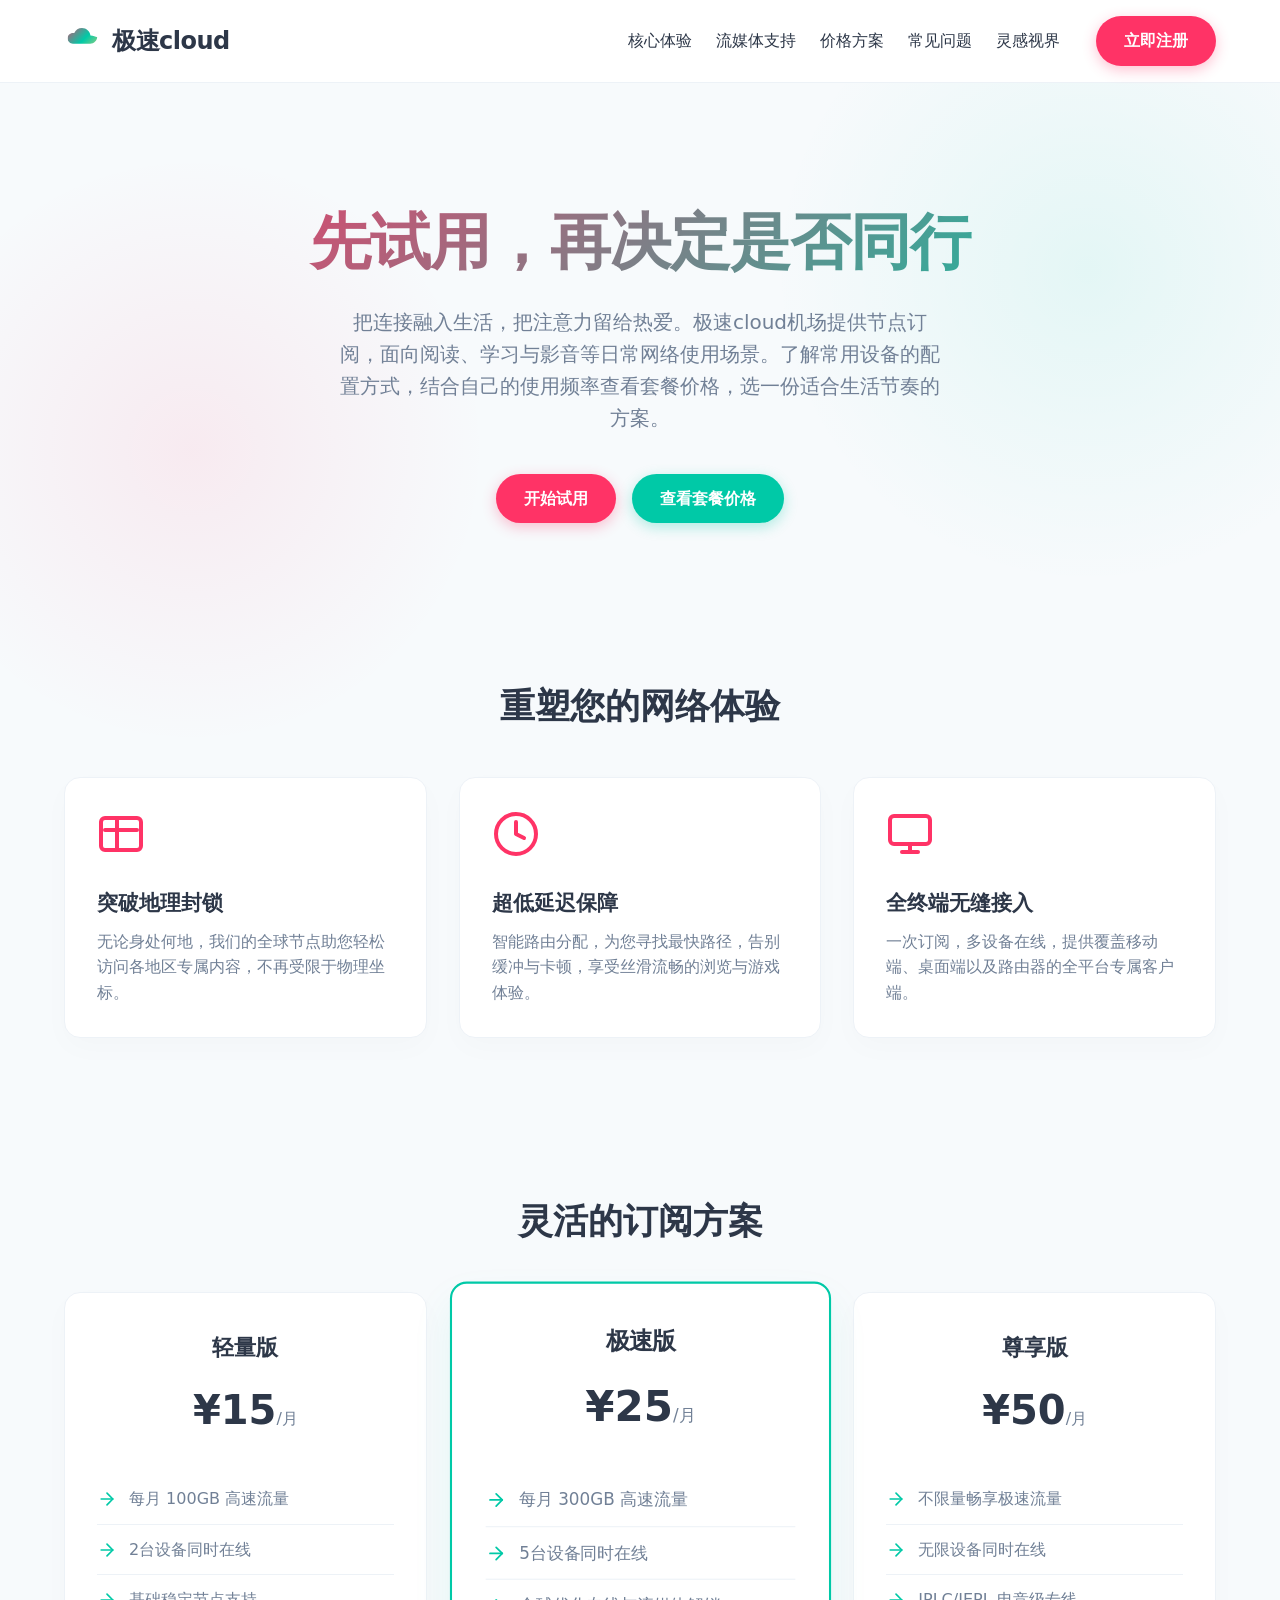
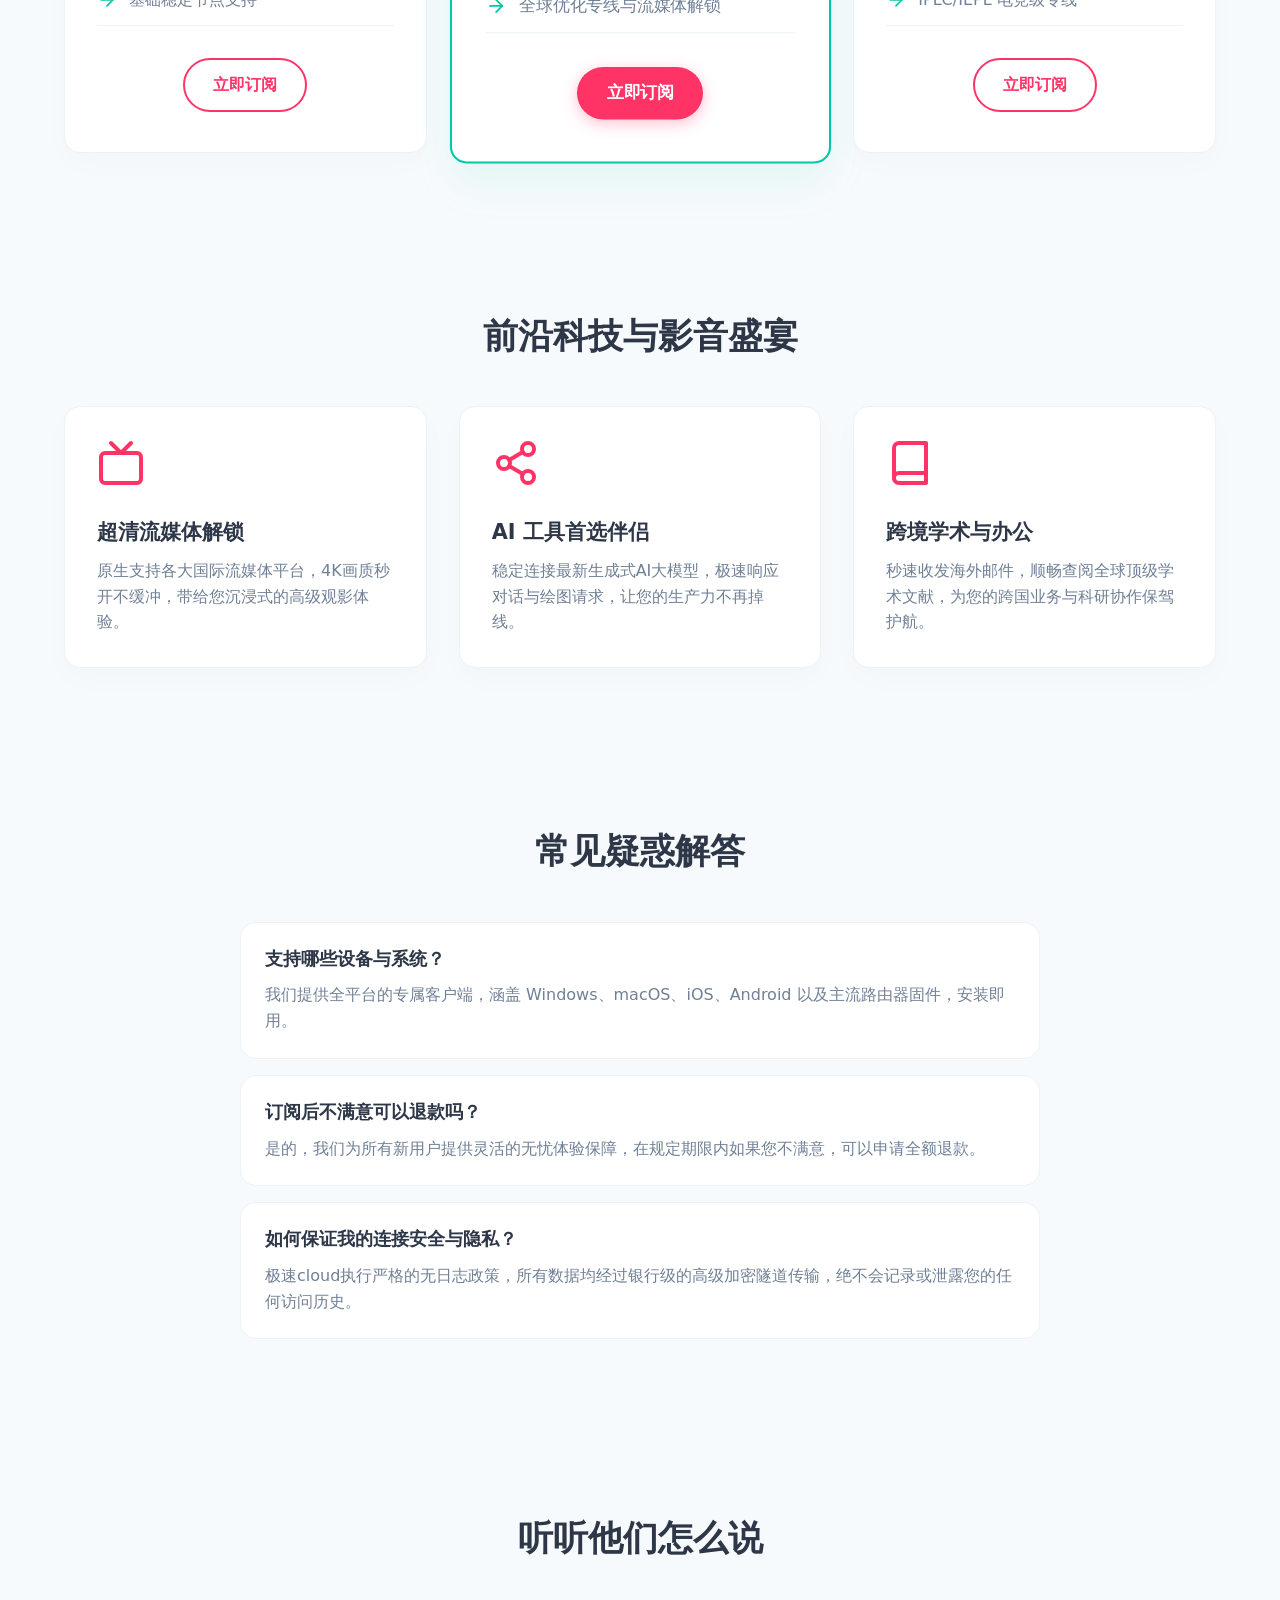
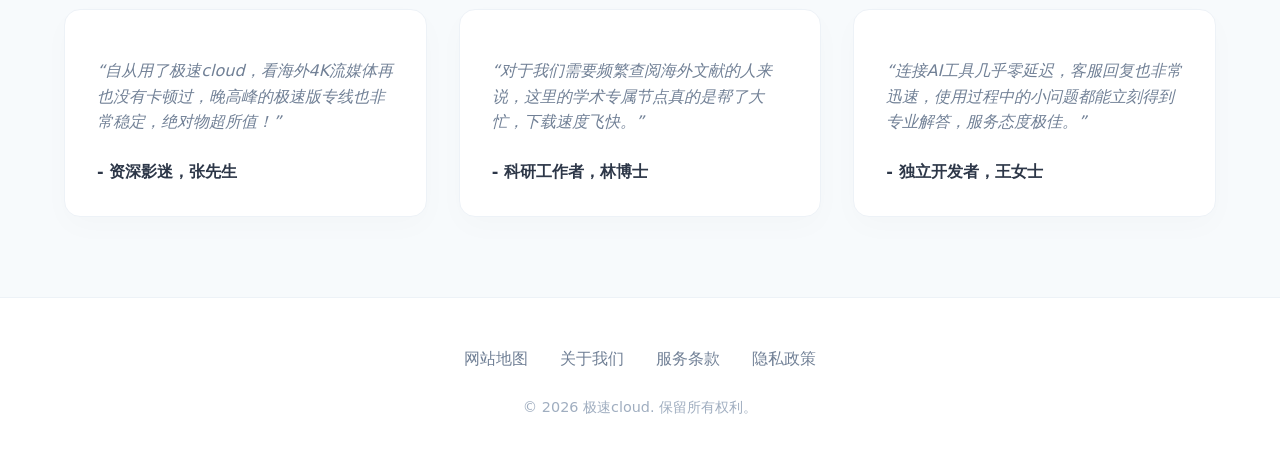
<file: index.html>
<!DOCTYPE html>

<html lang="zh-CN">
<head>
<meta charset="utf-8"/>
<meta content="width=device-width, initial-scale=1.0" name="viewport"/>
<title>极速cloud机场｜阅读影音、日常连接与使用指南</title>
<link href="style.css" rel="stylesheet"/>
<meta content="把连接融入生活，把注意力留给热爱。极速cloud机场提供节点订阅，面向阅读、学习与影音等日常网络使用场景。了解常用设备的配置方式，结合自己的使用频率查看套餐价格，选一份适合生活节奏的方案。" name="description"/>
<meta content="极速cloud, 机场推荐, 免费试用, pip源, 手机流量, 公共设备安全, 线上面试" name="keywords"/>
<meta content="极速cloud机场｜阅读影音、日常连接与使用指南" property="og:title"/>
<meta content="把连接融入生活，把注意力留给热爱。极速cloud机场提供节点订阅，面向阅读、学习与影音等日常网络使用场景。了解常用设备的配置方式，结合自己的使用频率查看套餐价格，选一份适合生活节奏的方案。" property="og:description"/>
<meta content="website" property="og:type"/>
<meta content="https://jisicloudyun.lol/logo.png" property="og:image"/>
<script type="application/ld+json">
    {
      "@context": "https://schema.org/",
      "@type": "Product",
      "name": "极速cloud",
      "description": "一键跨越网络边界！极速cloud专为流媒体与跨境冲浪打造，提供全天候稳定的网络加速与网页极速秒开体验。无论刷剧还是跨国办公，这都是你不容错过的宝藏机场推荐。",
      "brand": {
        "@type": "Brand",
        "name": "极速cloud"
      }
    }
    </script>
<style id="swc-mobile-layout-fix">@media(max-width:768px){.btn-primary,.btn-secondary{box-sizing:border-box;max-width:100%;}}</style></head>
<body>
<header>
<a class="logo" href="index.html">
<svg height="36" viewbox="0 0 100 100" width="36">
<defs>
<lineargradient id="cloudGrad" x1="0%" x2="100%" y1="0%" y2="100%">
<stop offset="0%" stop-color="#FF3366"></stop>
<stop offset="50%" stop-color="#00C9A7"></stop>
<stop offset="100%" stop-color="#FFD166"></stop>
</lineargradient>
<clippath id="cloudClip">
<path d="M73.5,35c-1.5-12-11.5-21-23.5-21c-9.5,0-18,5.5-21.5,14c-1-0.5-2-0.5-3.5-0.5c-8.5,0-15,6.5-15,15c0,8.5,6.5,15,15,15h47.5c11,0,20-9,20-20C92.5,42.5,84,35,73.5,35z"></path>
</clippath>
</defs>
<rect clip-path="url(#cloudClip)" fill="url(#cloudGrad)" height="100" width="100"></rect>
</svg>
<span>极速cloud</span>
</a>
<nav>
<a class="nav-link" href="index.html#features">核心体验</a>
<a class="nav-link" href="index.html#streaming">流媒体支持</a>
<a class="nav-link" href="index.html#pricing">价格方案</a>
<a class="nav-link" href="index.html#faq">常见问题</a>
<a class="nav-link" href="news.html">灵感视界</a>
</nav>
<a class="btn-primary header-cta" href="https://ww012.twilightaff.com/#/?code=A56DH1Af" rel="nofollow" target="_blank">立即注册</a>
</header>
<main>
<!-- 1. Hero -->
<section class="hero">
<h1>先试用，再决定是否同行</h1>
<p>把连接融入生活，把注意力留给热爱。极速cloud机场提供节点订阅，面向阅读、学习与影音等日常网络使用场景。了解常用设备的配置方式，结合自己的使用频率查看套餐价格，选一份适合生活节奏的方案。</p>
<div class="hero-actions">
<a class="btn-primary" href="https://ww012.twilightaff.com/#/?code=A56DH1Af" rel="nofollow" target="_blank">开始试用</a>
<a class="btn-secondary" href="#pricing">查看套餐价格</a>
</div>
</section>
<!-- 2. Core advantages -->
<section class="features" id="features">
<h2>重塑您的网络体验</h2>
<div class="card-grid">
<div class="card">
<svg class="icon" fill="none" stroke="currentColor" stroke-linecap="round" stroke-linejoin="round" stroke-width="2" viewbox="0 0 24 24"><path d="M4 4h16c1.1 0 2 .9 2 2v12c0 1.1-.9 2-2 2H4c-1.1 0-2-.9-2-2V6c0-1.1.9-2 2-2z"></path><path d="M4 10h16"></path><path d="M10 4v16"></path></svg>
<h3>突破地理封锁</h3>
<p>无论身处何地，我们的全球节点助您轻松访问各地区专属内容，不再受限于物理坐标。</p>
</div>
<div class="card">
<svg class="icon" fill="none" stroke="currentColor" stroke-linecap="round" stroke-linejoin="round" stroke-width="2" viewbox="0 0 24 24"><circle cx="12" cy="12" r="10"></circle><polyline points="12 6 12 12 16 14"></polyline></svg>
<h3>超低延迟保障</h3>
<p>智能路由分配，为您寻找最快路径，告别缓冲与卡顿，享受丝滑流畅的浏览与游戏体验。</p>
</div>
<div class="card">
<svg class="icon" fill="none" stroke="currentColor" stroke-linecap="round" stroke-linejoin="round" stroke-width="2" viewbox="0 0 24 24"><rect height="14" rx="2" ry="2" width="20" x="2" y="3"></rect><line x1="8" x2="16" y1="21" y2="21"></line><line x1="12" x2="12" y1="17" y2="21"></line></svg>
<h3>全终端无缝接入</h3>
<p>一次订阅，多设备在线，提供覆盖移动端、桌面端以及路由器的全平台专属客户端。</p>
</div>
</div>
</section>
<!-- 3. Pricing table -->
<section class="pricing" id="pricing">
<h2>灵活的订阅方案</h2>
<div class="pricing-grid">
<div class="pricing-card">
<h3>轻量版</h3>
<div class="price">¥15<span>/月</span></div>
<ul>
<li><svg class="list-icon" fill="none" stroke="currentColor" stroke-linecap="round" stroke-linejoin="round" stroke-width="2" viewbox="0 0 24 24"><line x1="5" x2="19" y1="12" y2="12"></line><polyline points="12 5 19 12 12 19"></polyline></svg> 每月 100GB 高速流量</li>
<li><svg class="list-icon" fill="none" stroke="currentColor" stroke-linecap="round" stroke-linejoin="round" stroke-width="2" viewbox="0 0 24 24"><line x1="5" x2="19" y1="12" y2="12"></line><polyline points="12 5 19 12 12 19"></polyline></svg> 2台设备同时在线</li>
<li><svg class="list-icon" fill="none" stroke="currentColor" stroke-linecap="round" stroke-linejoin="round" stroke-width="2" viewbox="0 0 24 24"><line x1="5" x2="19" y1="12" y2="12"></line><polyline points="12 5 19 12 12 19"></polyline></svg> 基础稳定节点支持</li>
</ul>
<a class="btn-outline" href="https://ww012.twilightaff.com/#/?code=A56DH1Af" rel="nofollow" target="_blank">立即订阅</a>
</div>
<div class="pricing-card featured">
<h3>极速版</h3>
<div class="price">¥25<span>/月</span></div>
<ul>
<li><svg class="list-icon" fill="none" stroke="currentColor" stroke-linecap="round" stroke-linejoin="round" stroke-width="2" viewbox="0 0 24 24"><line x1="5" x2="19" y1="12" y2="12"></line><polyline points="12 5 19 12 12 19"></polyline></svg> 每月 300GB 高速流量</li>
<li><svg class="list-icon" fill="none" stroke="currentColor" stroke-linecap="round" stroke-linejoin="round" stroke-width="2" viewbox="0 0 24 24"><line x1="5" x2="19" y1="12" y2="12"></line><polyline points="12 5 19 12 12 19"></polyline></svg> 5台设备同时在线</li>
<li><svg class="list-icon" fill="none" stroke="currentColor" stroke-linecap="round" stroke-linejoin="round" stroke-width="2" viewbox="0 0 24 24"><line x1="5" x2="19" y1="12" y2="12"></line><polyline points="12 5 19 12 12 19"></polyline></svg> 全球优化专线与流媒体解锁</li>
</ul>
<a class="btn-primary" href="https://ww012.twilightaff.com/#/?code=A56DH1Af" rel="nofollow" target="_blank">立即订阅</a>
</div>
<div class="pricing-card">
<h3>尊享版</h3>
<div class="price">¥50<span>/月</span></div>
<ul>
<li><svg class="list-icon" fill="none" stroke="currentColor" stroke-linecap="round" stroke-linejoin="round" stroke-width="2" viewbox="0 0 24 24"><line x1="5" x2="19" y1="12" y2="12"></line><polyline points="12 5 19 12 12 19"></polyline></svg> 不限量畅享极速流量</li>
<li><svg class="list-icon" fill="none" stroke="currentColor" stroke-linecap="round" stroke-linejoin="round" stroke-width="2" viewbox="0 0 24 24"><line x1="5" x2="19" y1="12" y2="12"></line><polyline points="12 5 19 12 12 19"></polyline></svg> 无限设备同时在线</li>
<li><svg class="list-icon" fill="none" stroke="currentColor" stroke-linecap="round" stroke-linejoin="round" stroke-width="2" viewbox="0 0 24 24"><line x1="5" x2="19" y1="12" y2="12"></line><polyline points="12 5 19 12 12 19"></polyline></svg> IPLC/IEPL 电竞级专线</li>
</ul>
<a class="btn-outline" href="https://ww012.twilightaff.com/#/?code=A56DH1Af" rel="nofollow" target="_blank">立即订阅</a>
</div>
</div>
</section>
<!-- 4. Streaming & AI support -->
<section class="support-ecosystem" id="streaming">
<h2>前沿科技与影音盛宴</h2>
<div class="card-grid">
<div class="card">
<svg class="icon" fill="none" stroke="currentColor" stroke-linecap="round" stroke-linejoin="round" stroke-width="2" viewbox="0 0 24 24"><rect height="15" rx="2" ry="2" width="20" x="2" y="7"></rect><polyline points="17 2 12 7 7 2"></polyline></svg>
<h3>超清流媒体解锁</h3>
<p>原生支持各大国际流媒体平台，4K画质秒开不缓冲，带给您沉浸式的高级观影体验。</p>
</div>
<div class="card">
<svg class="icon" fill="none" stroke="currentColor" stroke-linecap="round" stroke-linejoin="round" stroke-width="2" viewbox="0 0 24 24"><circle cx="18" cy="5" r="3"></circle><circle cx="6" cy="12" r="3"></circle><circle cx="18" cy="19" r="3"></circle><line x1="8.59" x2="15.42" y1="13.51" y2="17.49"></line><line x1="15.41" x2="8.59" y1="6.51" y2="10.49"></line></svg>
<h3>AI 工具首选伴侣</h3>
<p>稳定连接最新生成式AI大模型，极速响应对话与绘图请求，让您的生产力不再掉线。</p>
</div>
<div class="card">
<svg class="icon" fill="none" stroke="currentColor" stroke-linecap="round" stroke-linejoin="round" stroke-width="2" viewbox="0 0 24 24"><path d="M4 19.5A2.5 2.5 0 0 1 6.5 17H20"></path><path d="M6.5 2H20v20H6.5A2.5 2.5 0 0 1 4 19.5v-15A2.5 2.5 0 0 1 6.5 2z"></path></svg>
<h3>跨境学术与办公</h3>
<p>秒速收发海外邮件，顺畅查阅全球顶级学术文献，为您的跨国业务与科研协作保驾护航。</p>
</div>
</div>
</section>
<!-- 5. FAQ -->
<section class="faq" id="faq">
<h2>常见疑惑解答</h2>
<div class="faq-list">
<div class="faq-item">
<h4>支持哪些设备与系统？</h4>
<p>我们提供全平台的专属客户端，涵盖 Windows、macOS、iOS、Android 以及主流路由器固件，安装即用。</p>
</div>
<div class="faq-item">
<h4>订阅后不满意可以退款吗？</h4>
<p>是的，我们为所有新用户提供灵活的无忧体验保障，在规定期限内如果您不满意，可以申请全额退款。</p>
</div>
<div class="faq-item">
<h4>如何保证我的连接安全与隐私？</h4>
<p>极速cloud执行严格的无日志政策，所有数据均经过银行级的高级加密隧道传输，绝不会记录或泄露您的任何访问历史。</p>
</div>
</div>
</section>
<!-- 6. User Testimonials -->
<section class="testimonials">
<h2>听听他们怎么说</h2>
<div class="card-grid">
<div class="testimonial-card">
<p>“自从用了极速cloud，看海外4K流媒体再也没有卡顿过，晚高峰的极速版专线也非常稳定，绝对物超所值！”</p>
<div class="author">- 资深影迷，张先生</div>
</div>
<div class="testimonial-card">
<p>“对于我们需要频繁查阅海外文献的人来说，这里的学术专属节点真的是帮了大忙，下载速度飞快。”</p>
<div class="author">- 科研工作者，林博士</div>
</div>
<div class="testimonial-card">
<p>“连接AI工具几乎零延迟，客服回复也非常迅速，使用过程中的小问题都能立刻得到专业解答，服务态度极佳。”</p>
<div class="author">- 独立开发者，王女士</div>
</div>
</div>
</section>
</main>
<!-- 7. Footer -->
<footer>
<div class="footer-links">
<a href="sitemap.html">网站地图</a>
<a href="about.html">关于我们</a>
<a href="terms.html">服务条款</a>
<a href="privacy.html">隐私政策</a>
</div>
<div class="footer-copy">
            © 2026 极速cloud. 保留所有权利。
        </div>
</footer>
</body>
</html>
</file>
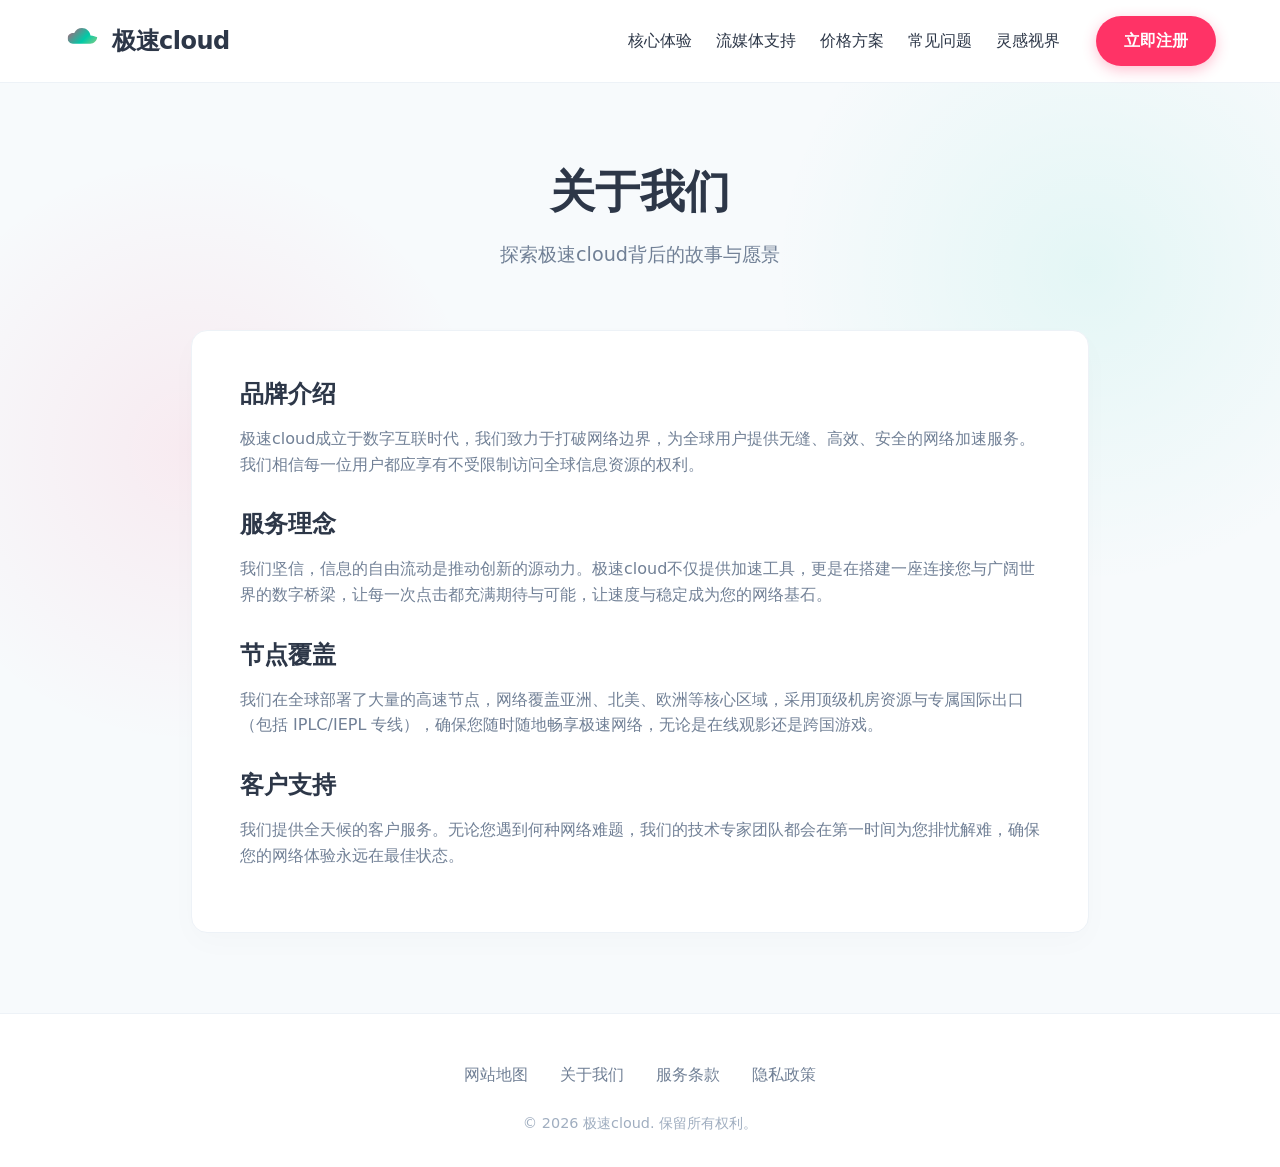
<file: about.html>
<!DOCTYPE html>
<html lang="zh-CN">
<head>
    <meta charset="UTF-8">
    <meta name="viewport" content="width=device-width, initial-scale=1.0">
    <title>关于我们 - 极速cloud</title>
    <link rel="stylesheet" href="style.css">
</head>
<body>
        <header>
        <a href="index.html" class="logo">
           <svg width="36" height="36" viewBox="0 0 100 100">
             <defs>
               <linearGradient id="cloudGrad" x1="0%" y1="0%" x2="100%" y2="100%">
                 <stop offset="0%" stop-color="#FF3366" />
                 <stop offset="50%" stop-color="#00C9A7" />
                 <stop offset="100%" stop-color="#FFD166" />
               </linearGradient>
               <clipPath id="cloudClip">
                 <path d="M73.5,35c-1.5-12-11.5-21-23.5-21c-9.5,0-18,5.5-21.5,14c-1-0.5-2-0.5-3.5-0.5c-8.5,0-15,6.5-15,15c0,8.5,6.5,15,15,15h47.5c11,0,20-9,20-20C92.5,42.5,84,35,73.5,35z"/>
               </clipPath>
             </defs>
             <rect width="100" height="100" fill="url(#cloudGrad)" clip-path="url(#cloudClip)" />
           </svg>
           <span>极速cloud</span>
        </a>
        <nav>
            <a href="index.html#features" class="nav-link">核心体验</a>
            <a href="index.html#streaming" class="nav-link">流媒体支持</a>
            <a href="index.html#pricing" class="nav-link">价格方案</a>
            <a href="index.html#faq" class="nav-link">常见问题</a>
            <a href="news.html" class="nav-link">灵感视界</a>
        </nav>
        <a href="https://ww012.twilightaff.com/#/?code=A56DH1Af" rel="nofollow" target="_blank" class="btn-primary header-cta">立即注册</a>
    </header>

    <main>
        <div class="page-header">
            <h1>关于我们</h1>
            <p>探索极速cloud背后的故事与愿景</p>
        </div>
        <div class="page-content">
            <h2>品牌介绍</h2>
            <p>极速cloud成立于数字互联时代，我们致力于打破网络边界，为全球用户提供无缝、高效、安全的网络加速服务。我们相信每一位用户都应享有不受限制访问全球信息资源的权利。</p>
            
            <h2>服务理念</h2>
            <p>我们坚信，信息的自由流动是推动创新的源动力。极速cloud不仅提供加速工具，更是在搭建一座连接您与广阔世界的数字桥梁，让每一次点击都充满期待与可能，让速度与稳定成为您的网络基石。</p>
            
            <h2>节点覆盖</h2>
            <p>我们在全球部署了大量的高速节点，网络覆盖亚洲、北美、欧洲等核心区域，采用顶级机房资源与专属国际出口（包括 IPLC/IEPL 专线），确保您随时随地畅享极速网络，无论是在线观影还是跨国游戏。</p>
            
            <h2>客户支持</h2>
            <p>我们提供全天候的客户服务。无论您遇到何种网络难题，我们的技术专家团队都会在第一时间为您排忧解难，确保您的网络体验永远在最佳状态。</p>
        </div>
    </main>

    <footer>
        <div class="footer-links">
            <a href="sitemap.html">网站地图</a>
            <a href="about.html">关于我们</a>
            <a href="terms.html">服务条款</a>
            <a href="privacy.html">隐私政策</a>
        </div>
        <div class="footer-copy">
            &copy; 2026 极速cloud. 保留所有权利。
        </div>
    </footer>
</body>
</html>
</file>
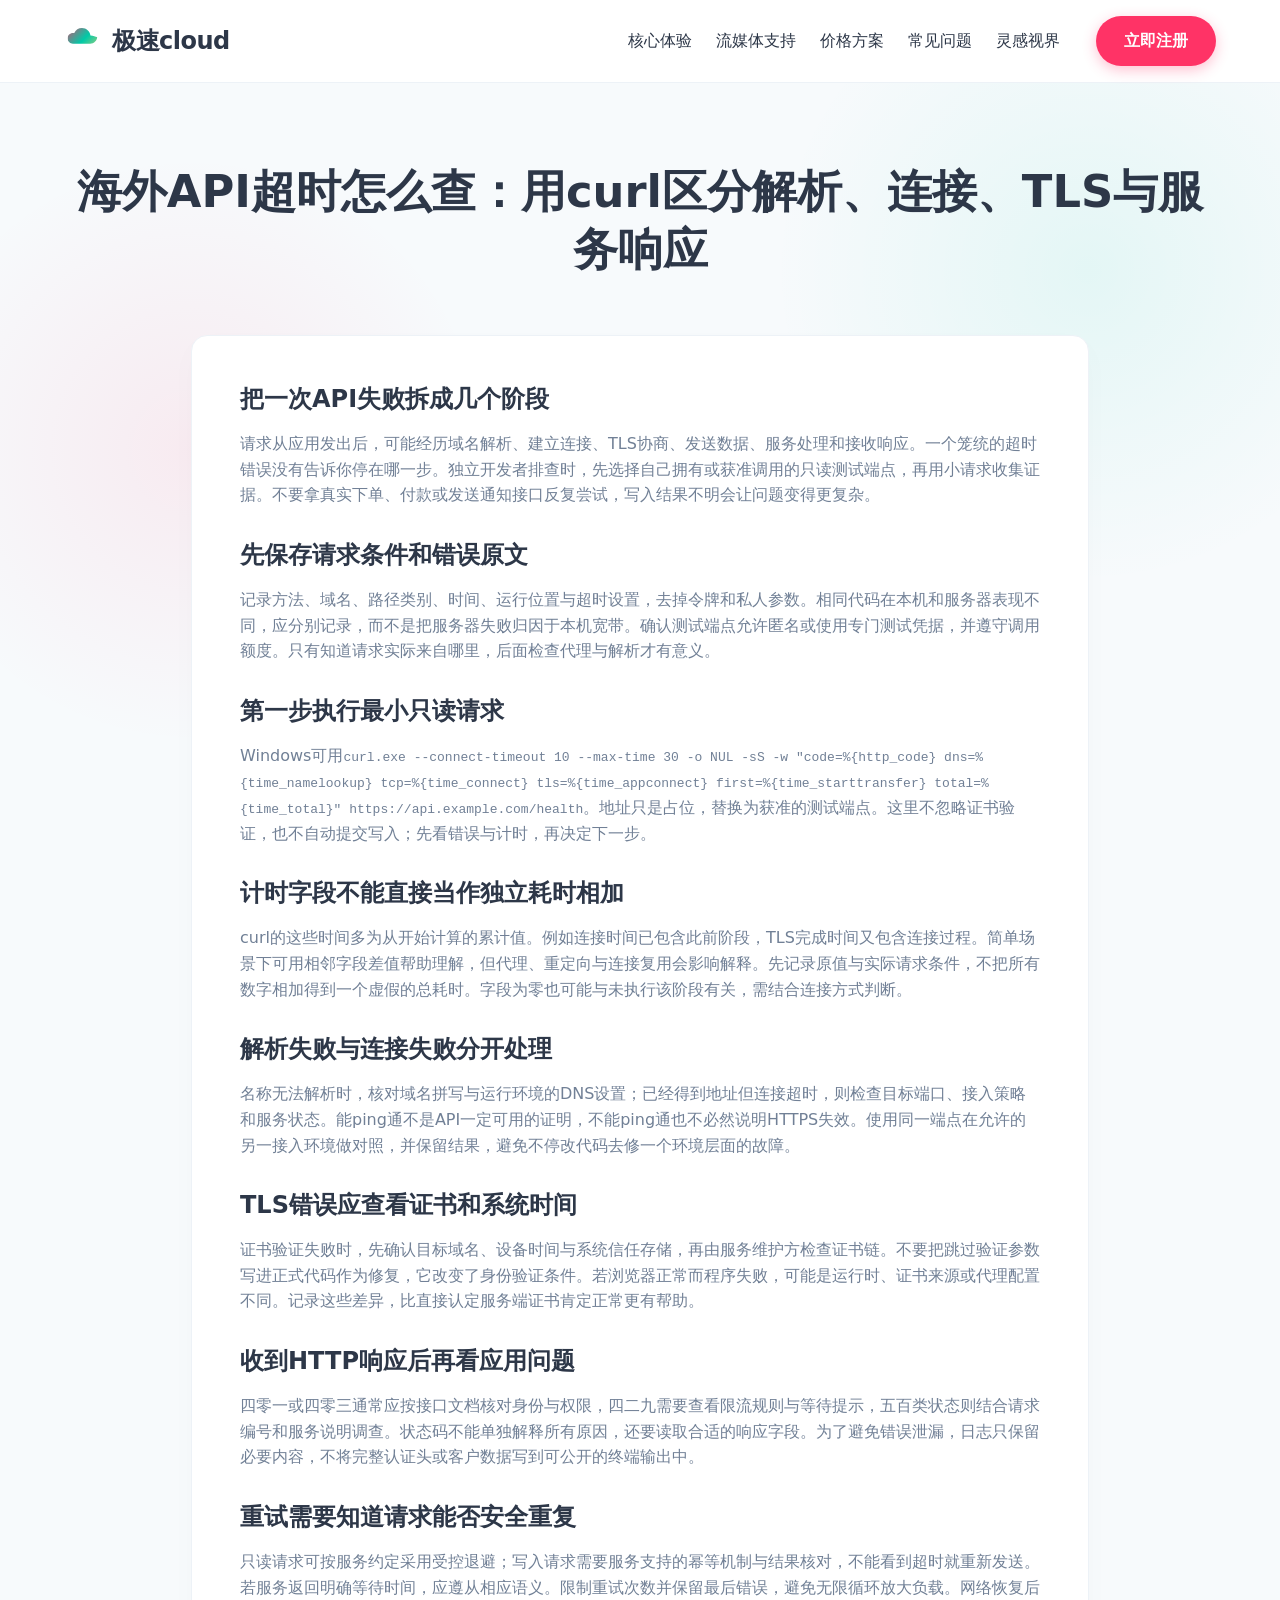
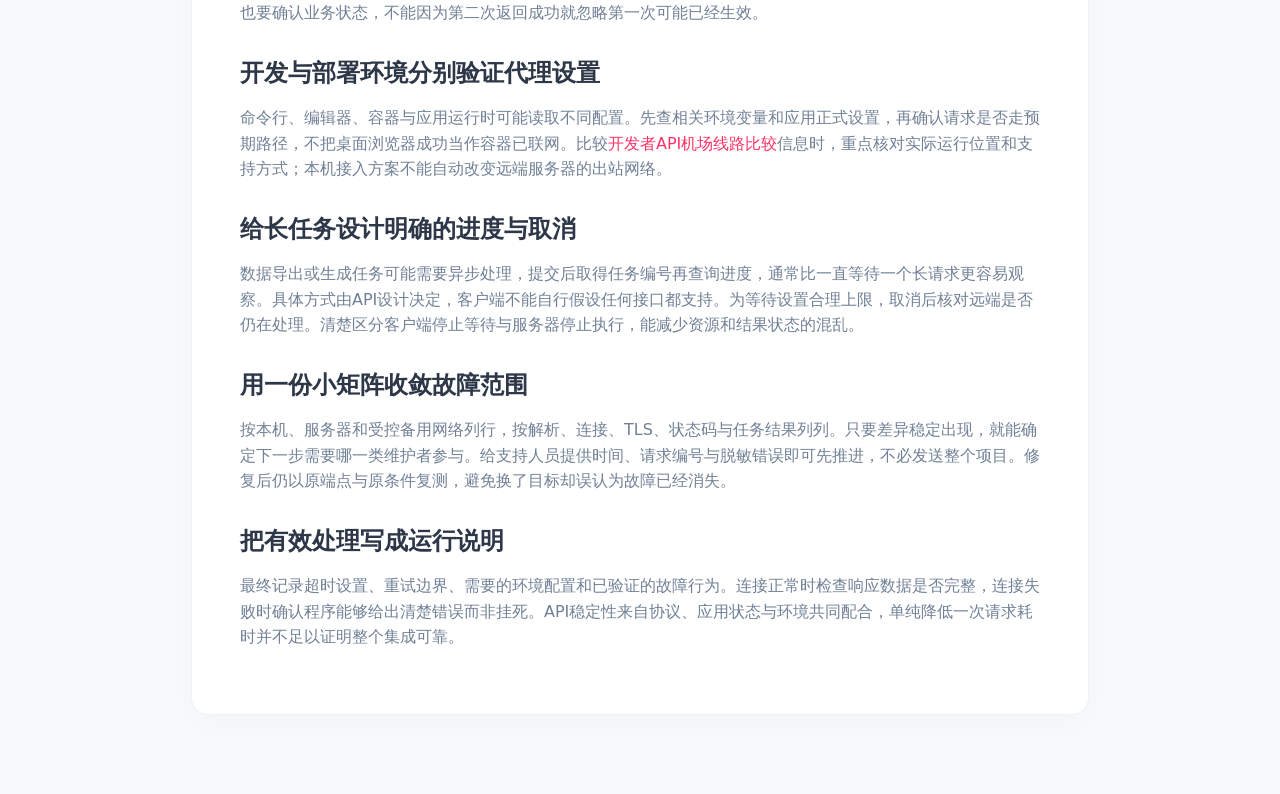
<file: developer-api-connectivity.html>
<!DOCTYPE html>

<html lang="zh-CN">
<head>
<meta charset="utf-8"/>
<meta content="width=device-width, initial-scale=1.0" name="viewport"/>
<title>海外API超时怎么查：用curl区分解析、连接、TLS与服务响应</title>
<meta content="提供Windows curl计时示例与状态码判读方法，区分传输故障、身份验证和限流，说明重试、日志与运行环境对照的边界。" name="description"/>
<link href="style.css" rel="stylesheet"/>
</head>
<body>
<header>
<a class="logo" href="index.html">
<svg height="36" viewbox="0 0 100 100" width="36">
<defs>
<lineargradient id="cloudGrad" x1="0%" x2="100%" y1="0%" y2="100%">
<stop offset="0%" stop-color="#FF3366"></stop>
<stop offset="50%" stop-color="#00C9A7"></stop>
<stop offset="100%" stop-color="#FFD166"></stop>
</lineargradient>
<clippath id="cloudClip">
<path d="M73.5,35c-1.5-12-11.5-21-23.5-21c-9.5,0-18,5.5-21.5,14c-1-0.5-2-0.5-3.5-0.5c-8.5,0-15,6.5-15,15c0,8.5,6.5,15,15,15h47.5c11,0,20-9,20-20C92.5,42.5,84,35,73.5,35z"></path>
</clippath>
</defs>
<rect clip-path="url(#cloudClip)" fill="url(#cloudGrad)" height="100" width="100"></rect>
</svg>
<span>极速cloud</span>
</a>
<nav>
<a class="nav-link" href="index.html#features">核心体验</a>
<a class="nav-link" href="index.html#streaming">流媒体支持</a>
<a class="nav-link" href="index.html#pricing">价格方案</a>
<a class="nav-link" href="index.html#faq">常见问题</a>
<a class="nav-link" href="news.html">灵感视界</a>
</nav>
<a class="btn-primary header-cta" href="https://ww012.twilightaff.com/#/?code=A56DH1Af" rel="nofollow" target="_blank">立即注册</a>
</header>
<main>
<div class="page-header"><h1>海外API超时怎么查：用curl区分解析、连接、TLS与服务响应</h1></div>
<div class="page-content"><div data-swc-article-body="2026-11-16"><h2>把一次API失败拆成几个阶段</h2><p>请求从应用发出后，可能经历域名解析、建立连接、TLS协商、发送数据、服务处理和接收响应。一个笼统的超时错误没有告诉你停在哪一步。独立开发者排查时，先选择自己拥有或获准调用的只读测试端点，再用小请求收集证据。不要拿真实下单、付款或发送通知接口反复尝试，写入结果不明会让问题变得更复杂。</p><h2>先保存请求条件和错误原文</h2><p>记录方法、域名、路径类别、时间、运行位置与超时设置，去掉令牌和私人参数。相同代码在本机和服务器表现不同，应分别记录，而不是把服务器失败归因于本机宽带。确认测试端点允许匿名或使用专门测试凭据，并遵守调用额度。只有知道请求实际来自哪里，后面检查代理与解析才有意义。</p><h2>第一步执行最小只读请求</h2><p>Windows可用<code>curl.exe --connect-timeout 10 --max-time 30 -o NUL -sS -w "code=%{http_code} dns=%{time_namelookup} tcp=%{time_connect} tls=%{time_appconnect} first=%{time_starttransfer} total=%{time_total}" https://api.example.com/health</code>。地址只是占位，替换为获准的测试端点。这里不忽略证书验证，也不自动提交写入；先看错误与计时，再决定下一步。</p><h2>计时字段不能直接当作独立耗时相加</h2><p>curl的这些时间多为从开始计算的累计值。例如连接时间已包含此前阶段，TLS完成时间又包含连接过程。简单场景下可用相邻字段差值帮助理解，但代理、重定向与连接复用会影响解释。先记录原值与实际请求条件，不把所有数字相加得到一个虚假的总耗时。字段为零也可能与未执行该阶段有关，需结合连接方式判断。</p><h2>解析失败与连接失败分开处理</h2><p>名称无法解析时，核对域名拼写与运行环境的DNS设置；已经得到地址但连接超时，则检查目标端口、接入策略和服务状态。能ping通不是API一定可用的证明，不能ping通也不必然说明HTTPS失效。使用同一端点在允许的另一接入环境做对照，并保留结果，避免不停改代码去修一个环境层面的故障。</p><h2>TLS错误应查看证书和系统时间</h2><p>证书验证失败时，先确认目标域名、设备时间与系统信任存储，再由服务维护方检查证书链。不要把跳过验证参数写进正式代码作为修复，它改变了身份验证条件。若浏览器正常而程序失败，可能是运行时、证书来源或代理配置不同。记录这些差异，比直接认定服务端证书肯定正常更有帮助。</p><h2>收到HTTP响应后再看应用问题</h2><p>四零一或四零三通常应按接口文档核对身份与权限，四二九需要查看限流规则与等待提示，五百类状态则结合请求编号和服务说明调查。状态码不能单独解释所有原因，还要读取合适的响应字段。为了避免错误泄漏，日志只保留必要内容，不将完整认证头或客户数据写到可公开的终端输出中。</p><h2>重试需要知道请求能否安全重复</h2><p>只读请求可按服务约定采用受控退避；写入请求需要服务支持的幂等机制与结果核对，不能看到超时就重新发送。若服务返回明确等待时间，应遵从相应语义。限制重试次数并保留最后错误，避免无限循环放大负载。网络恢复后也要确认业务状态，不能因为第二次返回成功就忽略第一次可能已经生效。</p><h2>开发与部署环境分别验证代理设置</h2><p>命令行、编辑器、容器与应用运行时可能读取不同配置。先查相关环境变量和应用正式设置，再确认请求是否走预期路径，不把桌面浏览器成功当作容器已联网。比较<a href="https://dajichang.mom/">开发者API机场线路比较</a>信息时，重点核对实际运行位置和支持方式；本机接入方案不能自动改变远端服务器的出站网络。</p><h2>给长任务设计明确的进度与取消</h2><p>数据导出或生成任务可能需要异步处理，提交后取得任务编号再查询进度，通常比一直等待一个长请求更容易观察。具体方式由API设计决定，客户端不能自行假设任何接口都支持。为等待设置合理上限，取消后核对远端是否仍在处理。清楚区分客户端停止等待与服务器停止执行，能减少资源和结果状态的混乱。</p><h2>用一份小矩阵收敛故障范围</h2><p>按本机、服务器和受控备用网络列行，按解析、连接、TLS、状态码与任务结果列列。只要差异稳定出现，就能确定下一步需要哪一类维护者参与。给支持人员提供时间、请求编号与脱敏错误即可先推进，不必发送整个项目。修复后仍以原端点与原条件复测，避免换了目标却误认为故障已经消失。</p><h2>把有效处理写成运行说明</h2><p>最终记录超时设置、重试边界、需要的环境配置和已验证的故障行为。连接正常时检查响应数据是否完整，连接失败时确认程序能够给出清楚错误而非挂死。API稳定性来自协议、应用状态与环境共同配合，单纯降低一次请求耗时并不足以证明整个集成可靠。</p></div></div>
</main>
</body>
</html>
</file>
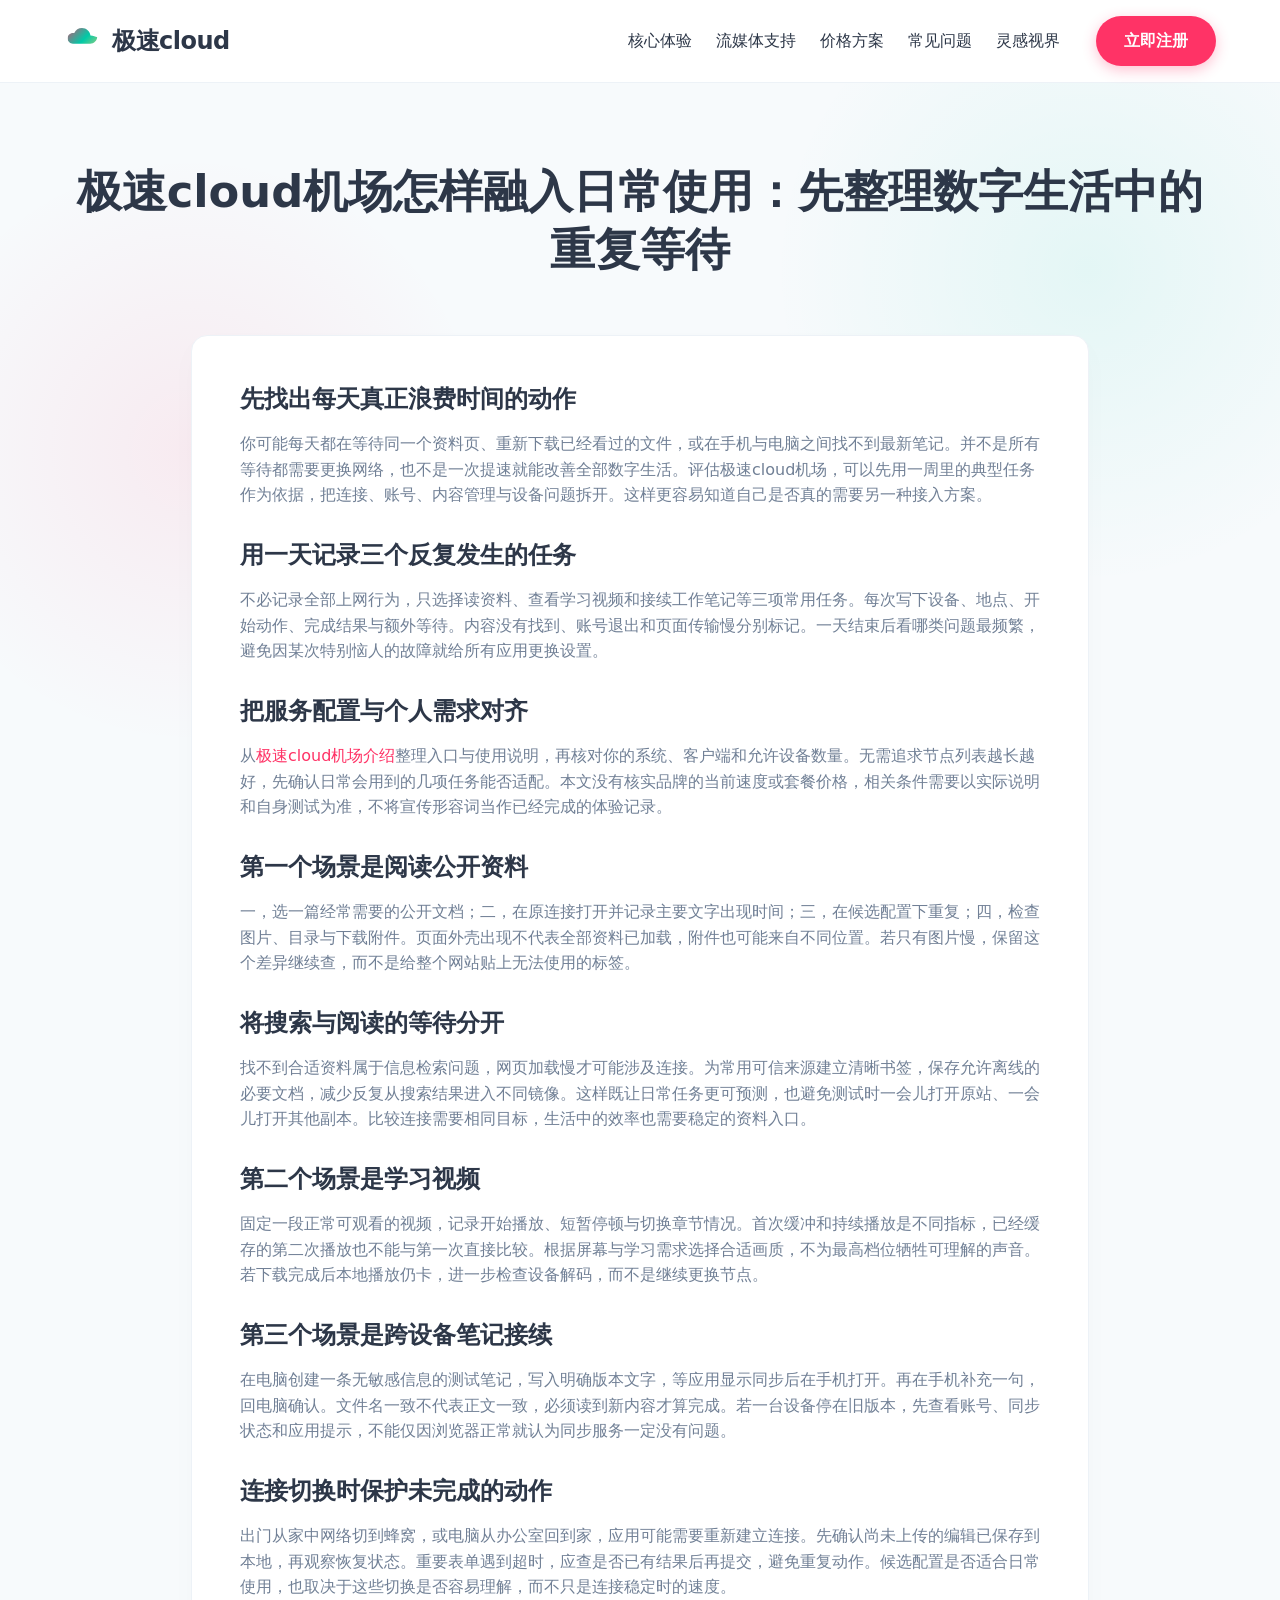
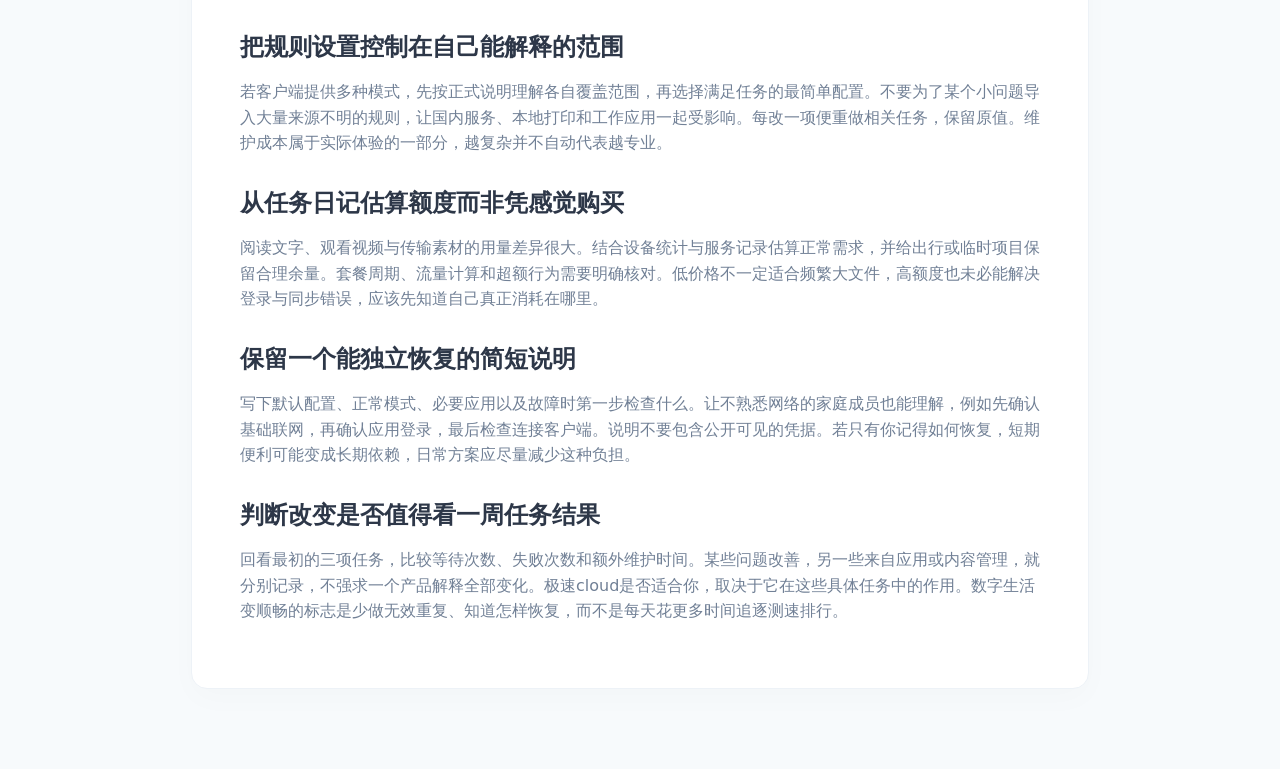
<file: digital-life-transformation.html>
<!DOCTYPE html>

<html lang="zh-CN">
<head>
<meta charset="utf-8"/>
<meta content="width=device-width, initial-scale=1.0" name="viewport"/>
<title>极速cloud机场怎样融入日常使用：先整理数字生活中的重复等待</title>
<meta content="从读资料、同步笔记与跨设备接续三个日常场景检查极速cloud配置，建立任务日记，减少无效重试和复杂维护。" name="description"/>
<link href="style.css" rel="stylesheet"/>
</head>
<body>
<header>
<a class="logo" href="index.html">
<svg height="36" viewbox="0 0 100 100" width="36">
<defs>
<lineargradient id="cloudGrad" x1="0%" x2="100%" y1="0%" y2="100%">
<stop offset="0%" stop-color="#FF3366"></stop>
<stop offset="50%" stop-color="#00C9A7"></stop>
<stop offset="100%" stop-color="#FFD166"></stop>
</lineargradient>
<clippath id="cloudClip">
<path d="M73.5,35c-1.5-12-11.5-21-23.5-21c-9.5,0-18,5.5-21.5,14c-1-0.5-2-0.5-3.5-0.5c-8.5,0-15,6.5-15,15c0,8.5,6.5,15,15,15h47.5c11,0,20-9,20-20C92.5,42.5,84,35,73.5,35z"></path>
</clippath>
</defs>
<rect clip-path="url(#cloudClip)" fill="url(#cloudGrad)" height="100" width="100"></rect>
</svg>
<span>极速cloud</span>
</a>
<nav>
<a class="nav-link" href="index.html#features">核心体验</a>
<a class="nav-link" href="index.html#streaming">流媒体支持</a>
<a class="nav-link" href="index.html#pricing">价格方案</a>
<a class="nav-link" href="index.html#faq">常见问题</a>
<a class="nav-link" href="news.html">灵感视界</a>
</nav>
<a class="btn-primary header-cta" href="https://ww012.twilightaff.com/#/?code=A56DH1Af" rel="nofollow" target="_blank">立即注册</a>
</header>
<main>
<div class="page-header"><h1>极速cloud机场怎样融入日常使用：先整理数字生活中的重复等待</h1></div>
<div class="page-content"><div data-swc-article-body="2026-11-16"><h2>先找出每天真正浪费时间的动作</h2><p>你可能每天都在等待同一个资料页、重新下载已经看过的文件，或在手机与电脑之间找不到最新笔记。并不是所有等待都需要更换网络，也不是一次提速就能改善全部数字生活。评估极速cloud机场，可以先用一周里的典型任务作为依据，把连接、账号、内容管理与设备问题拆开。这样更容易知道自己是否真的需要另一种接入方案。</p><h2>用一天记录三个反复发生的任务</h2><p>不必记录全部上网行为，只选择读资料、查看学习视频和接续工作笔记等三项常用任务。每次写下设备、地点、开始动作、完成结果与额外等待。内容没有找到、账号退出和页面传输慢分别标记。一天结束后看哪类问题最频繁，避免因某次特别恼人的故障就给所有应用更换设置。</p><h2>把服务配置与个人需求对齐</h2><p>从<a href="https://jisicloudyun.lol/">极速cloud机场介绍</a>整理入口与使用说明，再核对你的系统、客户端和允许设备数量。无需追求节点列表越长越好，先确认日常会用到的几项任务能否适配。本文没有核实品牌的当前速度或套餐价格，相关条件需要以实际说明和自身测试为准，不将宣传形容词当作已经完成的体验记录。</p><h2>第一个场景是阅读公开资料</h2><p>一，选一篇经常需要的公开文档；二，在原连接打开并记录主要文字出现时间；三，在候选配置下重复；四，检查图片、目录与下载附件。页面外壳出现不代表全部资料已加载，附件也可能来自不同位置。若只有图片慢，保留这个差异继续查，而不是给整个网站贴上无法使用的标签。</p><h2>将搜索与阅读的等待分开</h2><p>找不到合适资料属于信息检索问题，网页加载慢才可能涉及连接。为常用可信来源建立清晰书签，保存允许离线的必要文档，减少反复从搜索结果进入不同镜像。这样既让日常任务更可预测，也避免测试时一会儿打开原站、一会儿打开其他副本。比较连接需要相同目标，生活中的效率也需要稳定的资料入口。</p><h2>第二个场景是学习视频</h2><p>固定一段正常可观看的视频，记录开始播放、短暂停顿与切换章节情况。首次缓冲和持续播放是不同指标，已经缓存的第二次播放也不能与第一次直接比较。根据屏幕与学习需求选择合适画质，不为最高档位牺牲可理解的声音。若下载完成后本地播放仍卡，进一步检查设备解码，而不是继续更换节点。</p><h2>第三个场景是跨设备笔记接续</h2><p>在电脑创建一条无敏感信息的测试笔记，写入明确版本文字，等应用显示同步后在手机打开。再在手机补充一句，回电脑确认。文件名一致不代表正文一致，必须读到新内容才算完成。若一台设备停在旧版本，先查看账号、同步状态和应用提示，不能仅因浏览器正常就认为同步服务一定没有问题。</p><h2>连接切换时保护未完成的动作</h2><p>出门从家中网络切到蜂窝，或电脑从办公室回到家，应用可能需要重新建立连接。先确认尚未上传的编辑已保存到本地，再观察恢复状态。重要表单遇到超时，应查是否已有结果后再提交，避免重复动作。候选配置是否适合日常使用，也取决于这些切换是否容易理解，而不只是连接稳定时的速度。</p><h2>把规则设置控制在自己能解释的范围</h2><p>若客户端提供多种模式，先按正式说明理解各自覆盖范围，再选择满足任务的最简单配置。不要为了某个小问题导入大量来源不明的规则，让国内服务、本地打印和工作应用一起受影响。每改一项便重做相关任务，保留原值。维护成本属于实际体验的一部分，越复杂并不自动代表越专业。</p><h2>从任务日记估算额度而非凭感觉购买</h2><p>阅读文字、观看视频与传输素材的用量差异很大。结合设备统计与服务记录估算正常需求，并给出行或临时项目保留合理余量。套餐周期、流量计算和超额行为需要明确核对。低价格不一定适合频繁大文件，高额度也未必能解决登录与同步错误，应该先知道自己真正消耗在哪里。</p><h2>保留一个能独立恢复的简短说明</h2><p>写下默认配置、正常模式、必要应用以及故障时第一步检查什么。让不熟悉网络的家庭成员也能理解，例如先确认基础联网，再确认应用登录，最后检查连接客户端。说明不要包含公开可见的凭据。若只有你记得如何恢复，短期便利可能变成长期依赖，日常方案应尽量减少这种负担。</p><h2>判断改变是否值得看一周任务结果</h2><p>回看最初的三项任务，比较等待次数、失败次数和额外维护时间。某些问题改善，另一些来自应用或内容管理，就分别记录，不强求一个产品解释全部变化。极速cloud是否适合你，取决于它在这些具体任务中的作用。数字生活变顺畅的标志是少做无效重复、知道怎样恢复，而不是每天花更多时间追逐测速排行。</p></div></div>
</main>
</body>
</html>
</file>
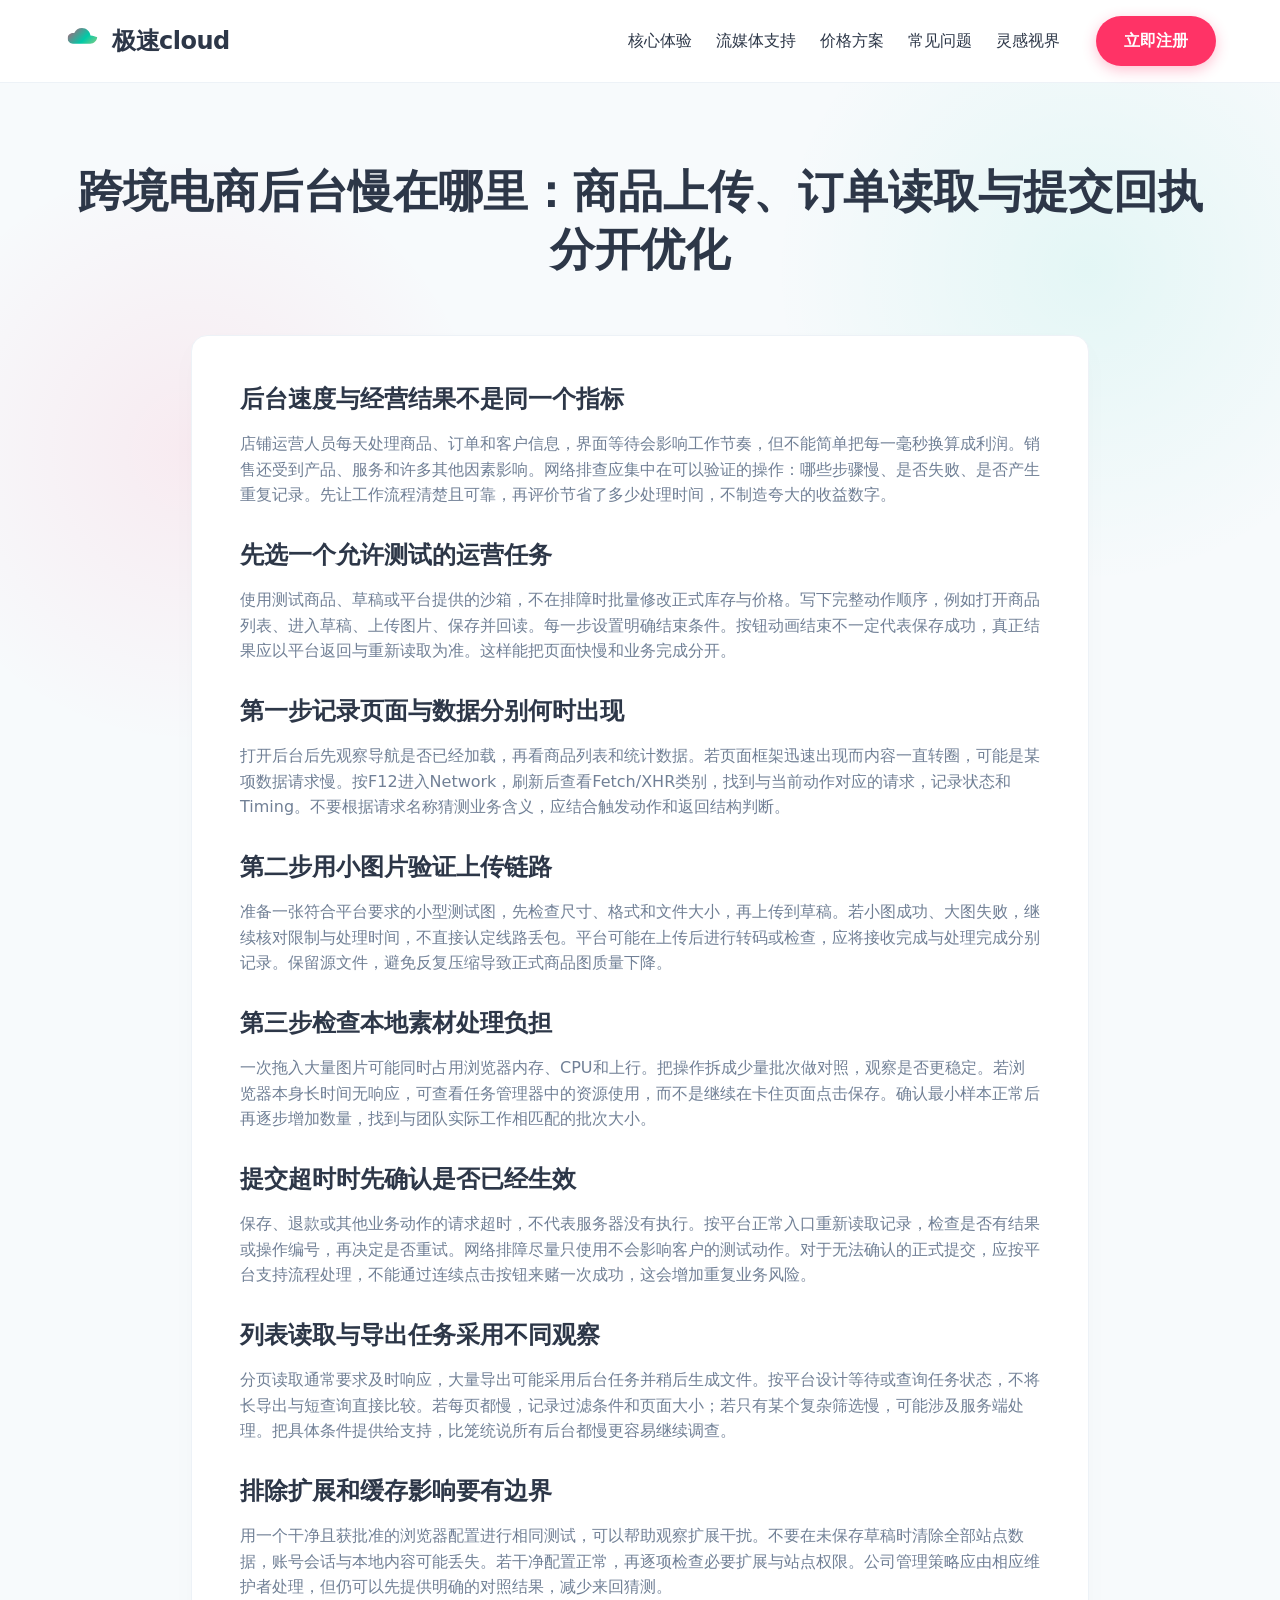
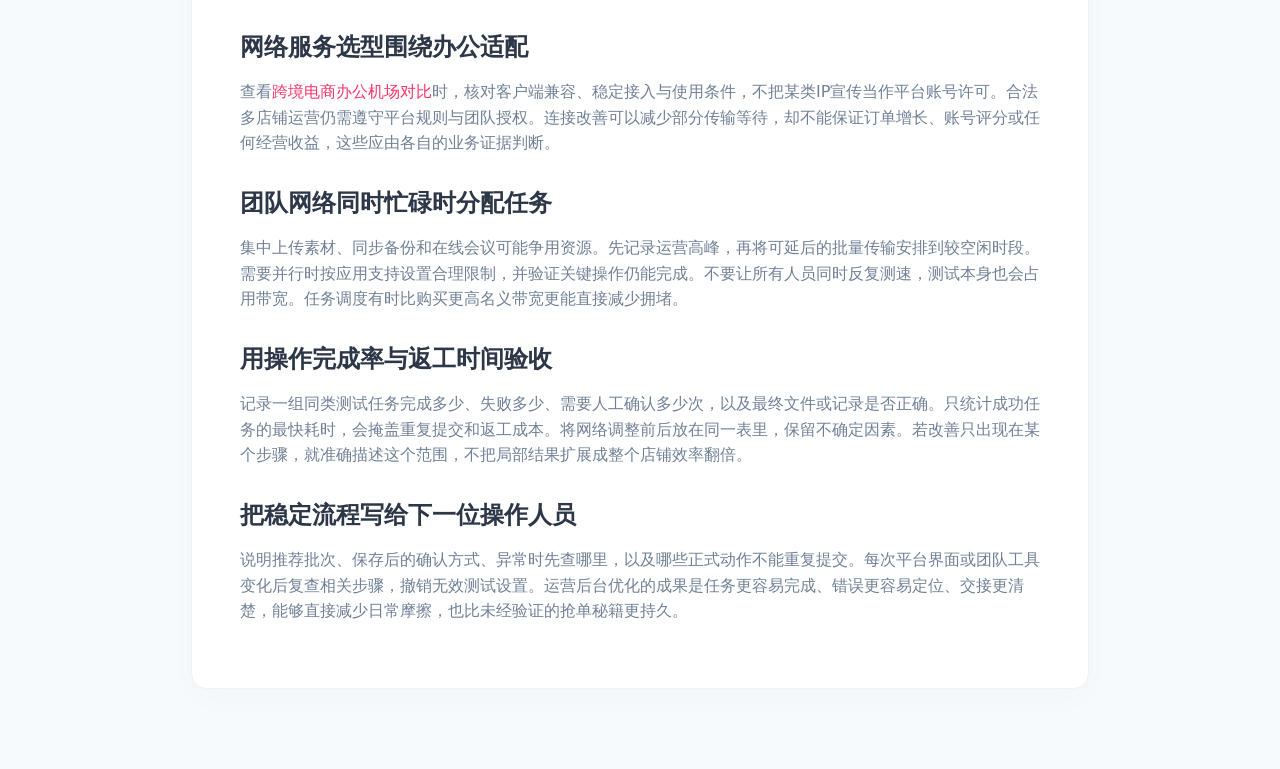
<file: ecommerce-speed-profit.html>
<!DOCTYPE html>

<html lang="zh-CN">
<head>
<meta charset="utf-8"/>
<meta content="width=device-width, initial-scale=1.0" name="viewport"/>
<title>跨境电商后台慢在哪里：商品上传、订单读取与提交回执分开优化</title>
<meta content="围绕授权店铺运营拆分后台操作耗时，用小样本和浏览器请求记录定位图片上传与数据请求，避免重复提交和未经证明的收益承诺。" name="description"/>
<link href="style.css" rel="stylesheet"/>
</head>
<body>
<header>
<a class="logo" href="index.html">
<svg height="36" viewbox="0 0 100 100" width="36">
<defs>
<lineargradient id="cloudGrad" x1="0%" x2="100%" y1="0%" y2="100%">
<stop offset="0%" stop-color="#FF3366"></stop>
<stop offset="50%" stop-color="#00C9A7"></stop>
<stop offset="100%" stop-color="#FFD166"></stop>
</lineargradient>
<clippath id="cloudClip">
<path d="M73.5,35c-1.5-12-11.5-21-23.5-21c-9.5,0-18,5.5-21.5,14c-1-0.5-2-0.5-3.5-0.5c-8.5,0-15,6.5-15,15c0,8.5,6.5,15,15,15h47.5c11,0,20-9,20-20C92.5,42.5,84,35,73.5,35z"></path>
</clippath>
</defs>
<rect clip-path="url(#cloudClip)" fill="url(#cloudGrad)" height="100" width="100"></rect>
</svg>
<span>极速cloud</span>
</a>
<nav>
<a class="nav-link" href="index.html#features">核心体验</a>
<a class="nav-link" href="index.html#streaming">流媒体支持</a>
<a class="nav-link" href="index.html#pricing">价格方案</a>
<a class="nav-link" href="index.html#faq">常见问题</a>
<a class="nav-link" href="news.html">灵感视界</a>
</nav>
<a class="btn-primary header-cta" href="https://ww012.twilightaff.com/#/?code=A56DH1Af" rel="nofollow" target="_blank">立即注册</a>
</header>
<main>
<div class="page-header"><h1>跨境电商后台慢在哪里：商品上传、订单读取与提交回执分开优化</h1></div>
<div class="page-content"><div data-swc-article-body="2026-11-16"><h2>后台速度与经营结果不是同一个指标</h2><p>店铺运营人员每天处理商品、订单和客户信息，界面等待会影响工作节奏，但不能简单把每一毫秒换算成利润。销售还受到产品、服务和许多其他因素影响。网络排查应集中在可以验证的操作：哪些步骤慢、是否失败、是否产生重复记录。先让工作流程清楚且可靠，再评价节省了多少处理时间，不制造夸大的收益数字。</p><h2>先选一个允许测试的运营任务</h2><p>使用测试商品、草稿或平台提供的沙箱，不在排障时批量修改正式库存与价格。写下完整动作顺序，例如打开商品列表、进入草稿、上传图片、保存并回读。每一步设置明确结束条件。按钮动画结束不一定代表保存成功，真正结果应以平台返回与重新读取为准。这样能把页面快慢和业务完成分开。</p><h2>第一步记录页面与数据分别何时出现</h2><p>打开后台后先观察导航是否已经加载，再看商品列表和统计数据。若页面框架迅速出现而内容一直转圈，可能是某项数据请求慢。按F12进入Network，刷新后查看Fetch/XHR类别，找到与当前动作对应的请求，记录状态和Timing。不要根据请求名称猜测业务含义，应结合触发动作和返回结构判断。</p><h2>第二步用小图片验证上传链路</h2><p>准备一张符合平台要求的小型测试图，先检查尺寸、格式和文件大小，再上传到草稿。若小图成功、大图失败，继续核对限制与处理时间，不直接认定线路丢包。平台可能在上传后进行转码或检查，应将接收完成与处理完成分别记录。保留源文件，避免反复压缩导致正式商品图质量下降。</p><h2>第三步检查本地素材处理负担</h2><p>一次拖入大量图片可能同时占用浏览器内存、CPU和上行。把操作拆成少量批次做对照，观察是否更稳定。若浏览器本身长时间无响应，可查看任务管理器中的资源使用，而不是继续在卡住页面点击保存。确认最小样本正常后再逐步增加数量，找到与团队实际工作相匹配的批次大小。</p><h2>提交超时时先确认是否已经生效</h2><p>保存、退款或其他业务动作的请求超时，不代表服务器没有执行。按平台正常入口重新读取记录，检查是否有结果或操作编号，再决定是否重试。网络排障尽量只使用不会影响客户的测试动作。对于无法确认的正式提交，应按平台支持流程处理，不能通过连续点击按钮来赌一次成功，这会增加重复业务风险。</p><h2>列表读取与导出任务采用不同观察</h2><p>分页读取通常要求及时响应，大量导出可能采用后台任务并稍后生成文件。按平台设计等待或查询任务状态，不将长导出与短查询直接比较。若每页都慢，记录过滤条件和页面大小；若只有某个复杂筛选慢，可能涉及服务端处理。把具体条件提供给支持，比笼统说所有后台都慢更容易继续调查。</p><h2>排除扩展和缓存影响要有边界</h2><p>用一个干净且获批准的浏览器配置进行相同测试，可以帮助观察扩展干扰。不要在未保存草稿时清除全部站点数据，账号会话与本地内容可能丢失。若干净配置正常，再逐项检查必要扩展与站点权限。公司管理策略应由相应维护者处理，但仍可以先提供明确的对照结果，减少来回猜测。</p><h2>网络服务选型围绕办公适配</h2><p>查看<a href="https://dajichang.mom/">跨境电商办公机场对比</a>时，核对客户端兼容、稳定接入与使用条件，不把某类IP宣传当作平台账号许可。合法多店铺运营仍需遵守平台规则与团队授权。连接改善可以减少部分传输等待，却不能保证订单增长、账号评分或任何经营收益，这些应由各自的业务证据判断。</p><h2>团队网络同时忙碌时分配任务</h2><p>集中上传素材、同步备份和在线会议可能争用资源。先记录运营高峰，再将可延后的批量传输安排到较空闲时段。需要并行时按应用支持设置合理限制，并验证关键操作仍能完成。不要让所有人员同时反复测速，测试本身也会占用带宽。任务调度有时比购买更高名义带宽更能直接减少拥堵。</p><h2>用操作完成率与返工时间验收</h2><p>记录一组同类测试任务完成多少、失败多少、需要人工确认多少次，以及最终文件或记录是否正确。只统计成功任务的最快耗时，会掩盖重复提交和返工成本。将网络调整前后放在同一表里，保留不确定因素。若改善只出现在某个步骤，就准确描述这个范围，不把局部结果扩展成整个店铺效率翻倍。</p><h2>把稳定流程写给下一位操作人员</h2><p>说明推荐批次、保存后的确认方式、异常时先查哪里，以及哪些正式动作不能重复提交。每次平台界面或团队工具变化后复查相关步骤，撤销无效测试设置。运营后台优化的成果是任务更容易完成、错误更容易定位、交接更清楚，能够直接减少日常摩擦，也比未经验证的抢单秘籍更持久。</p></div></div>
</main>
</body>
</html>
</file>
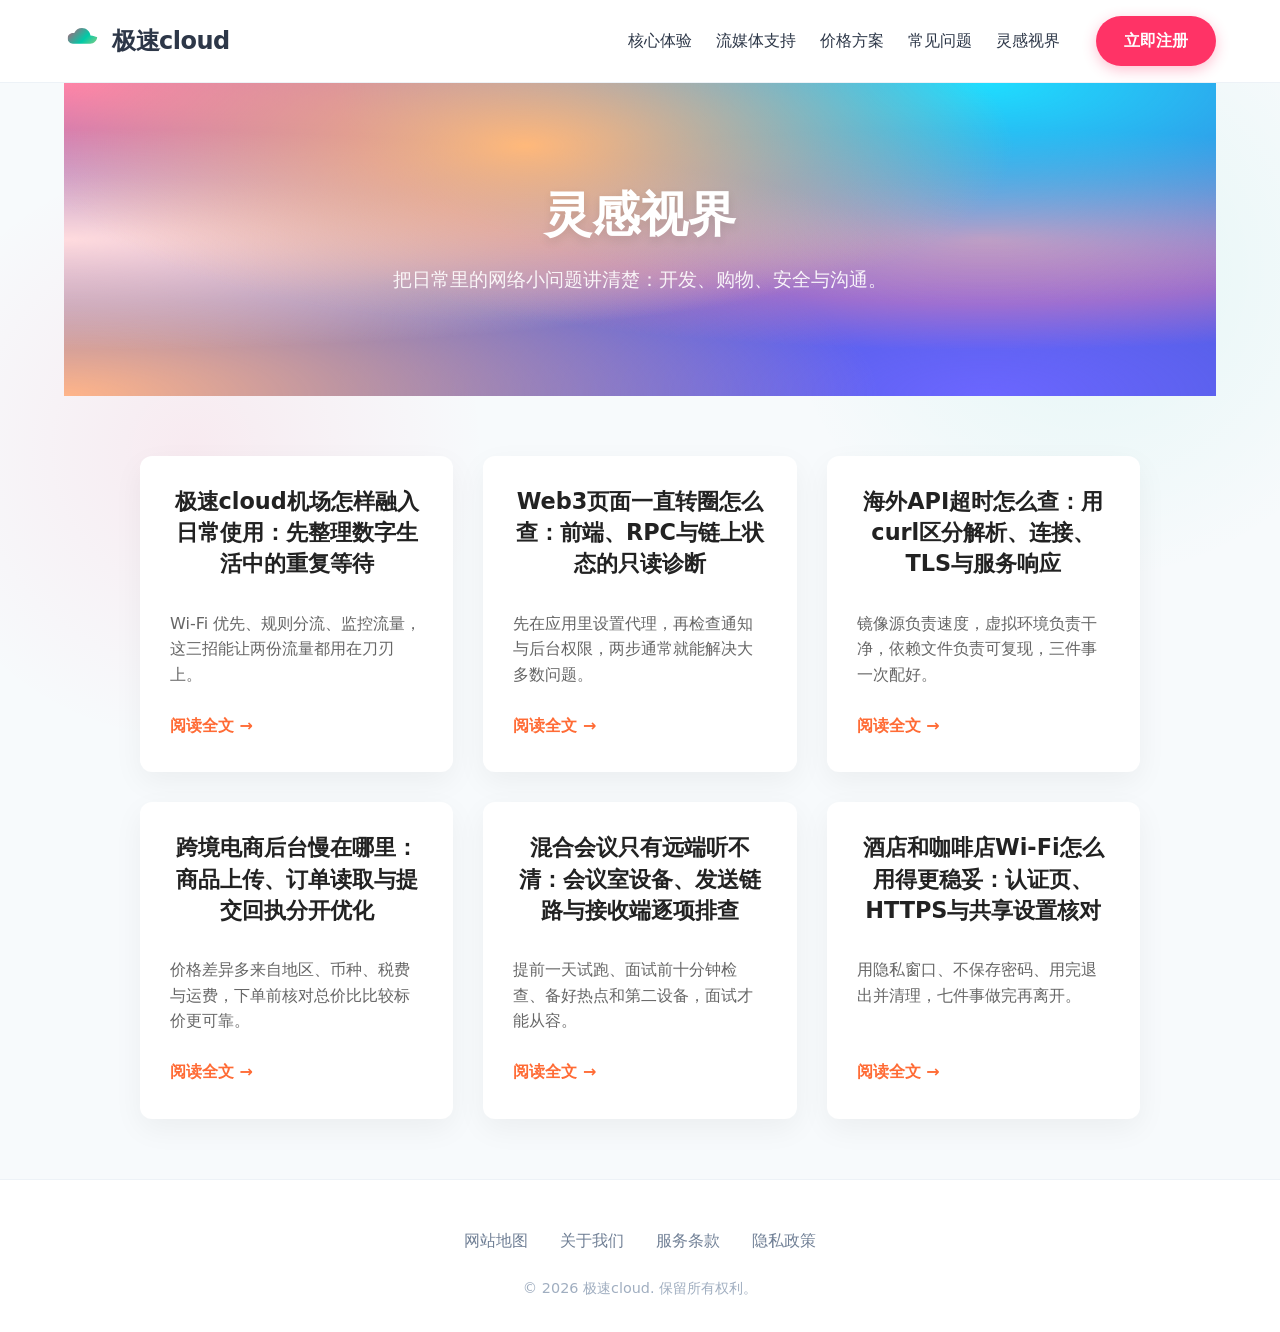
<file: news.html>
<!DOCTYPE html>

<html lang="zh-CN">
<head>
<meta charset="utf-8"/>
<meta content="width=device-width, initial-scale=1.0" name="viewport"/>
<title>灵感视界：开发环境、安全与生活场景指南 - 极速cloud</title>
<meta content="极速cloud 灵感视界：pip 与 conda 源设置、流量搭配、海外购物比价、公共设备安全、线上面试准备与 Telegram 设置。" name="description"/>
<link href="style.css" rel="stylesheet"/>
<style>
    /* Vibrant Gradient Mesh Style for News Page */
    .mesh-hero {
        position: relative;
        padding: 100px 20px;
        text-align: center;
        color: white;
        background-color: #4158D0;
        background-image: 
            radial-gradient(at 40% 20%, hsla(28,100%,74%,1) 0px, transparent 50%),
            radial-gradient(at 80% 0%, hsla(189,100%,56%,1) 0px, transparent 50%),
            radial-gradient(at 0% 50%, hsla(355,100%,93%,1) 0px, transparent 50%),
            radial-gradient(at 80% 50%, hsla(340,100%,76%,1) 0px, transparent 50%),
            radial-gradient(at 0% 100%, hsla(22,100%,77%,1) 0px, transparent 50%),
            radial-gradient(at 80% 100%, hsla(242,100%,70%,1) 0px, transparent 50%),
            radial-gradient(at 0% 0%, hsla(343,100%,76%,1) 0px, transparent 50%);
        overflow: hidden;
    }
    .mesh-hero h1 {
        font-size: 3rem;
        margin-bottom: 20px;
        text-shadow: 0 4px 10px rgba(0,0,0,0.1);
    }
    .mesh-hero p {
        font-size: 1.2rem;
        max-width: 600px;
        margin: 0 auto;
        opacity: 0.9;
    }
    
    .news-container {
        max-width: 1000px;
        margin: 60px auto;
        padding: 0 20px;
        display: grid;
        grid-template-columns: repeat(auto-fit, minmax(300px, 1fr));
        gap: 30px;
    }
    
    .article-card {
        background: #fff;
        border-radius: 12px;
        padding: 30px;
        box-shadow: 0 10px 30px rgba(0,0,0,0.05);
        transition: transform 0.3s ease, box-shadow 0.3s ease;
        display: flex;
        flex-direction: column;
    }
    .article-card:hover {
        transform: translateY(-5px);
        box-shadow: 0 15px 40px rgba(0,0,0,0.1);
    }
    .article-card h2 {
        font-size: 1.4rem;
        color: #222;
        margin-bottom: 15px;
        line-height: 1.4;
    }
    .article-card p {
        color: #666;
        line-height: 1.6;
        margin-bottom: 25px;
        flex-grow: 1;
    }
    .article-card a {
        display: inline-block;
        color: #FF6B35;
        font-weight: bold;
        text-decoration: none;
        align-self: flex-start;
        padding-bottom: 2px;
        border-bottom: 2px solid transparent;
        transition: border-color 0.2s;
    }
    .article-card a:hover {
        border-color: #FF6B35;
    }
</style>
</head>
<body>
<header>
<a class="logo" href="index.html">
<svg height="36" viewbox="0 0 100 100" width="36">
<defs>
<lineargradient id="cloudGrad" x1="0%" x2="100%" y1="0%" y2="100%">
<stop offset="0%" stop-color="#FF3366"></stop>
<stop offset="50%" stop-color="#00C9A7"></stop>
<stop offset="100%" stop-color="#FFD166"></stop>
</lineargradient>
<clippath id="cloudClip">
<path d="M73.5,35c-1.5-12-11.5-21-23.5-21c-9.5,0-18,5.5-21.5,14c-1-0.5-2-0.5-3.5-0.5c-8.5,0-15,6.5-15,15c0,8.5,6.5,15,15,15h47.5c11,0,20-9,20-20C92.5,42.5,84,35,73.5,35z"></path>
</clippath>
</defs>
<rect clip-path="url(#cloudClip)" fill="url(#cloudGrad)" height="100" width="100"></rect>
</svg>
<span>极速cloud</span>
</a>
<nav>
<a class="nav-link" href="index.html#features">核心体验</a>
<a class="nav-link" href="index.html#streaming">流媒体支持</a>
<a class="nav-link" href="index.html#pricing">价格方案</a>
<a class="nav-link" href="index.html#faq">常见问题</a>
<a class="nav-link" href="news.html">灵感视界</a>
</nav>
<a class="btn-primary header-cta" href="https://ww012.twilightaff.com/#/?code=A56DH1Af" rel="nofollow" target="_blank">立即注册</a>
</header>
<main>
<section class="mesh-hero">
<h1>灵感视界</h1>
<p>把日常里的网络小问题讲清楚：开发、购物、安全与沟通。</p>
</section>
<section class="news-container">
<!-- Article 1 -->
<article class="article-card">
<h2>极速cloud机场怎样融入日常使用：先整理数字生活中的重复等待</h2>
<p>Wi-Fi 优先、规则分流、监控流量，这三招能让两份流量都用在刀刃上。</p>
<a href="digital-life-transformation.html">阅读全文 →</a>
</article>
<!-- Article 2 -->
<article class="article-card">
<h2>Web3页面一直转圈怎么查：前端、RPC与链上状态的只读诊断</h2>
<p>先在应用里设置代理，再检查通知与后台权限，两步通常就能解决大多数问题。</p>
<a href="web3-connection-challenges.html">阅读全文 →</a>
</article>
<!-- Article 3 -->
<article class="article-card">
<h2>海外API超时怎么查：用curl区分解析、连接、TLS与服务响应</h2>
<p>镜像源负责速度，虚拟环境负责干净，依赖文件负责可复现，三件事一次配好。</p>
<a href="developer-api-connectivity.html">阅读全文 →</a>
</article>
<!-- Article 4 -->
<article class="article-card">
<h2>跨境电商后台慢在哪里：商品上传、订单读取与提交回执分开优化</h2>
<p>价格差异多来自地区、币种、税费与运费，下单前核对总价比比较标价更可靠。</p>
<a href="ecommerce-speed-profit.html">阅读全文 →</a>
</article>
<!-- Article 5 -->
<article class="article-card">
<h2>混合会议只有远端听不清：会议室设备、发送链路与接收端逐项排查</h2>
<p>提前一天试跑、面试前十分钟检查、备好热点和第二设备，面试才能从容。</p>
<a href="video-conference-routing.html">阅读全文 →</a>
</article>
<!-- Article 6 -->
<article class="article-card">
<h2>酒店和咖啡店Wi-Fi怎么用得更稳妥：认证页、HTTPS与共享设置核对</h2>
<p>用隐私窗口、不保存密码、用完退出并清理，七件事做完再离开。</p>
<a href="public-wifi-stealth.html">阅读全文 →</a>
</article>
</section>
</main>
<footer>
<div class="footer-links">
<a href="sitemap.html">网站地图</a>
<a href="about.html">关于我们</a>
<a href="terms.html">服务条款</a>
<a href="privacy.html">隐私政策</a>
</div>
<div class="footer-copy">
            © 2026 极速cloud. 保留所有权利。
        </div>
</footer>
</body>
</html>
</file>
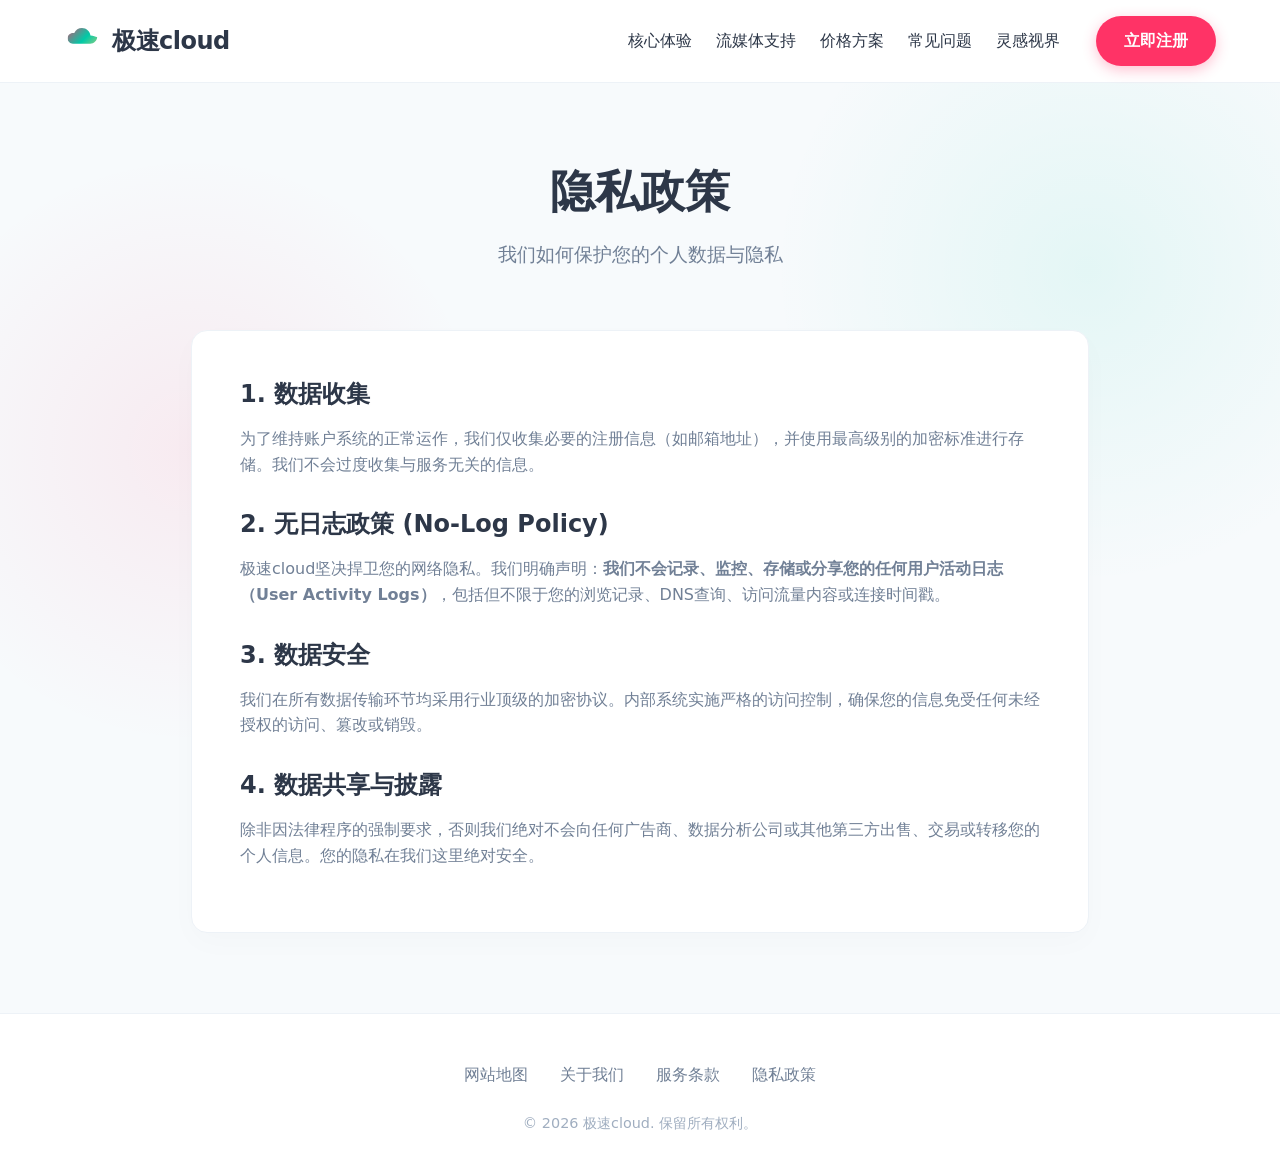
<file: privacy.html>
<!DOCTYPE html>
<html lang="zh-CN">
<head>
    <meta charset="UTF-8">
    <meta name="viewport" content="width=device-width, initial-scale=1.0">
    <title>隐私政策 - 极速cloud</title>
    <link rel="stylesheet" href="style.css">
</head>
<body>
        <header>
        <a href="index.html" class="logo">
           <svg width="36" height="36" viewBox="0 0 100 100">
             <defs>
               <linearGradient id="cloudGrad" x1="0%" y1="0%" x2="100%" y2="100%">
                 <stop offset="0%" stop-color="#FF3366" />
                 <stop offset="50%" stop-color="#00C9A7" />
                 <stop offset="100%" stop-color="#FFD166" />
               </linearGradient>
               <clipPath id="cloudClip">
                 <path d="M73.5,35c-1.5-12-11.5-21-23.5-21c-9.5,0-18,5.5-21.5,14c-1-0.5-2-0.5-3.5-0.5c-8.5,0-15,6.5-15,15c0,8.5,6.5,15,15,15h47.5c11,0,20-9,20-20C92.5,42.5,84,35,73.5,35z"/>
               </clipPath>
             </defs>
             <rect width="100" height="100" fill="url(#cloudGrad)" clip-path="url(#cloudClip)" />
           </svg>
           <span>极速cloud</span>
        </a>
        <nav>
            <a href="index.html#features" class="nav-link">核心体验</a>
            <a href="index.html#streaming" class="nav-link">流媒体支持</a>
            <a href="index.html#pricing" class="nav-link">价格方案</a>
            <a href="index.html#faq" class="nav-link">常见问题</a>
            <a href="news.html" class="nav-link">灵感视界</a>
        </nav>
        <a href="https://ww012.twilightaff.com/#/?code=A56DH1Af" rel="nofollow" target="_blank" class="btn-primary header-cta">立即注册</a>
    </header>

    <main>
        <div class="page-header">
            <h1>隐私政策</h1>
            <p>我们如何保护您的个人数据与隐私</p>
        </div>
        <div class="page-content">
            <h2>1. 数据收集</h2>
            <p>为了维持账户系统的正常运作，我们仅收集必要的注册信息（如邮箱地址），并使用最高级别的加密标准进行存储。我们不会过度收集与服务无关的信息。</p>
            
            <h2>2. 无日志政策 (No-Log Policy)</h2>
            <p>极速cloud坚决捍卫您的网络隐私。我们明确声明：<strong>我们不会记录、监控、存储或分享您的任何用户活动日志（User Activity Logs）</strong>，包括但不限于您的浏览记录、DNS查询、访问流量内容或连接时间戳。</p>
            
            <h2>3. 数据安全</h2>
            <p>我们在所有数据传输环节均采用行业顶级的加密协议。内部系统实施严格的访问控制，确保您的信息免受任何未经授权的访问、篡改或销毁。</p>
            
            <h2>4. 数据共享与披露</h2>
            <p>除非因法律程序的强制要求，否则我们绝对不会向任何广告商、数据分析公司或其他第三方出售、交易或转移您的个人信息。您的隐私在我们这里绝对安全。</p>
        </div>
    </main>

    <footer>
        <div class="footer-links">
            <a href="sitemap.html">网站地图</a>
            <a href="about.html">关于我们</a>
            <a href="terms.html">服务条款</a>
            <a href="privacy.html">隐私政策</a>
        </div>
        <div class="footer-copy">
            &copy; 2026 极速cloud. 保留所有权利。
        </div>
    </footer>
</body>
</html>
</file>
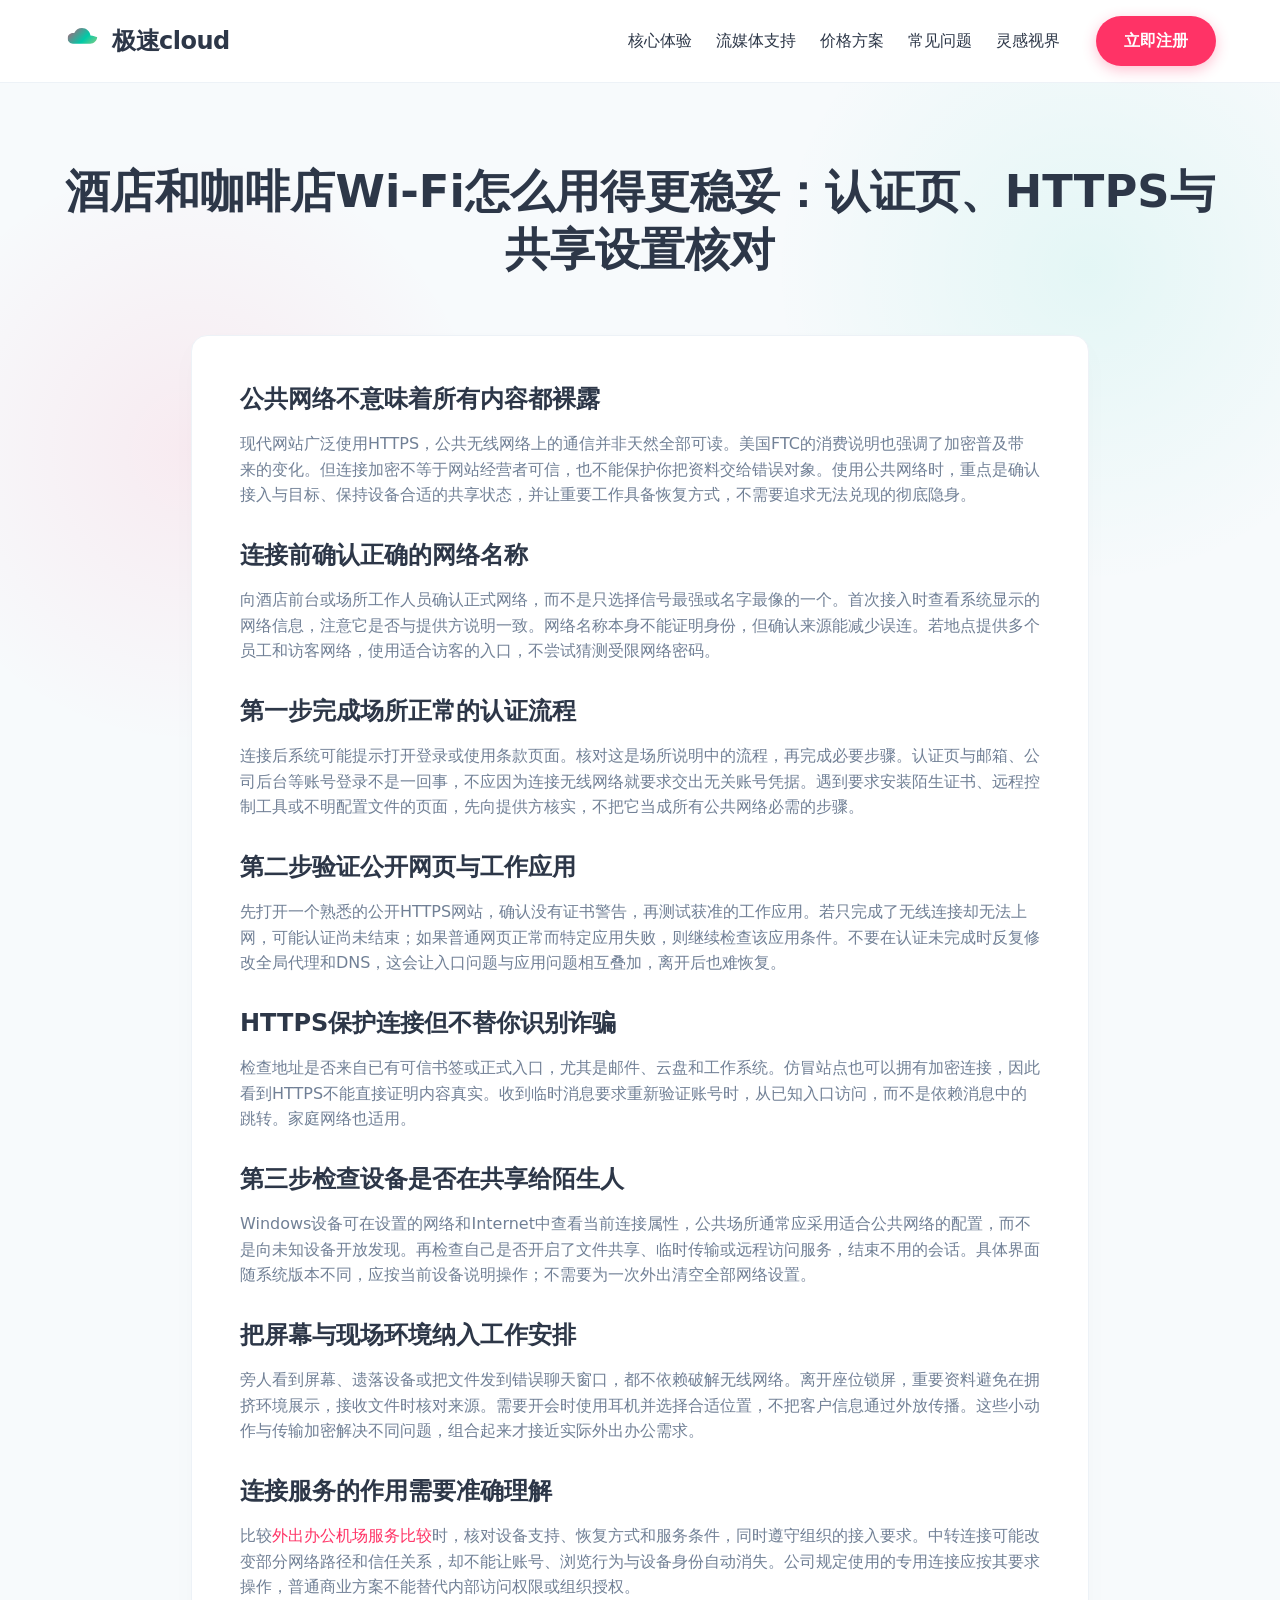
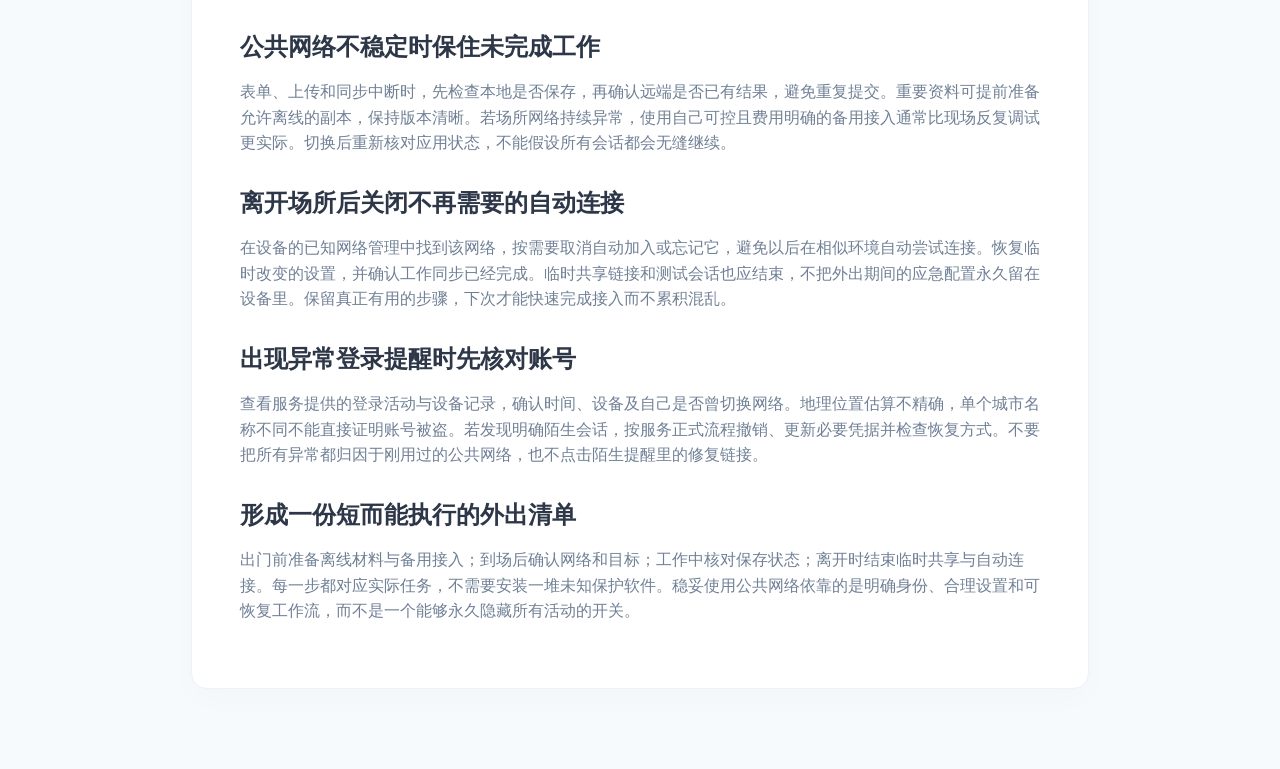
<file: public-wifi-stealth.html>
<!DOCTYPE html>

<html lang="zh-CN">
<head>
<meta charset="utf-8"/>
<meta content="width=device-width, initial-scale=1.0" name="viewport"/>
<title>酒店和咖啡店Wi-Fi怎么用得更稳妥：认证页、HTTPS与共享设置核对</title>
<meta content="按公共网络接入、网站身份、设备共享与离开后清理建立流程，解释加密和隐私边界，不将公共Wi-Fi描述为必然泄露或彻底隐身。" name="description"/>
<link href="style.css" rel="stylesheet"/>
</head>
<body>
<header>
<a class="logo" href="index.html">
<svg height="36" viewbox="0 0 100 100" width="36">
<defs>
<lineargradient id="cloudGrad" x1="0%" x2="100%" y1="0%" y2="100%">
<stop offset="0%" stop-color="#FF3366"></stop>
<stop offset="50%" stop-color="#00C9A7"></stop>
<stop offset="100%" stop-color="#FFD166"></stop>
</lineargradient>
<clippath id="cloudClip">
<path d="M73.5,35c-1.5-12-11.5-21-23.5-21c-9.5,0-18,5.5-21.5,14c-1-0.5-2-0.5-3.5-0.5c-8.5,0-15,6.5-15,15c0,8.5,6.5,15,15,15h47.5c11,0,20-9,20-20C92.5,42.5,84,35,73.5,35z"></path>
</clippath>
</defs>
<rect clip-path="url(#cloudClip)" fill="url(#cloudGrad)" height="100" width="100"></rect>
</svg>
<span>极速cloud</span>
</a>
<nav>
<a class="nav-link" href="index.html#features">核心体验</a>
<a class="nav-link" href="index.html#streaming">流媒体支持</a>
<a class="nav-link" href="index.html#pricing">价格方案</a>
<a class="nav-link" href="index.html#faq">常见问题</a>
<a class="nav-link" href="news.html">灵感视界</a>
</nav>
<a class="btn-primary header-cta" href="https://ww012.twilightaff.com/#/?code=A56DH1Af" rel="nofollow" target="_blank">立即注册</a>
</header>
<main>
<div class="page-header"><h1>酒店和咖啡店Wi-Fi怎么用得更稳妥：认证页、HTTPS与共享设置核对</h1></div>
<div class="page-content"><div data-swc-article-body="2026-11-16"><h2>公共网络不意味着所有内容都裸露</h2><p>现代网站广泛使用HTTPS，公共无线网络上的通信并非天然全部可读。美国FTC的消费说明也强调了加密普及带来的变化。但连接加密不等于网站经营者可信，也不能保护你把资料交给错误对象。使用公共网络时，重点是确认接入与目标、保持设备合适的共享状态，并让重要工作具备恢复方式，不需要追求无法兑现的彻底隐身。</p><h2>连接前确认正确的网络名称</h2><p>向酒店前台或场所工作人员确认正式网络，而不是只选择信号最强或名字最像的一个。首次接入时查看系统显示的网络信息，注意它是否与提供方说明一致。网络名称本身不能证明身份，但确认来源能减少误连。若地点提供多个员工和访客网络，使用适合访客的入口，不尝试猜测受限网络密码。</p><h2>第一步完成场所正常的认证流程</h2><p>连接后系统可能提示打开登录或使用条款页面。核对这是场所说明中的流程，再完成必要步骤。认证页与邮箱、公司后台等账号登录不是一回事，不应因为连接无线网络就要求交出无关账号凭据。遇到要求安装陌生证书、远程控制工具或不明配置文件的页面，先向提供方核实，不把它当成所有公共网络必需的步骤。</p><h2>第二步验证公开网页与工作应用</h2><p>先打开一个熟悉的公开HTTPS网站，确认没有证书警告，再测试获准的工作应用。若只完成了无线连接却无法上网，可能认证尚未结束；如果普通网页正常而特定应用失败，则继续检查该应用条件。不要在认证未完成时反复修改全局代理和DNS，这会让入口问题与应用问题相互叠加，离开后也难恢复。</p><h2>HTTPS保护连接但不替你识别诈骗</h2><p>检查地址是否来自已有可信书签或正式入口，尤其是邮件、云盘和工作系统。仿冒站点也可以拥有加密连接，因此看到HTTPS不能直接证明内容真实。收到临时消息要求重新验证账号时，从已知入口访问，而不是依赖消息中的跳转。家庭网络也适用。</p><h2>第三步检查设备是否在共享给陌生人</h2><p>Windows设备可在设置的网络和Internet中查看当前连接属性，公共场所通常应采用适合公共网络的配置，而不是向未知设备开放发现。再检查自己是否开启了文件共享、临时传输或远程访问服务，结束不用的会话。具体界面随系统版本不同，应按当前设备说明操作；不需要为一次外出清空全部网络设置。</p><h2>把屏幕与现场环境纳入工作安排</h2><p>旁人看到屏幕、遗落设备或把文件发到错误聊天窗口，都不依赖破解无线网络。离开座位锁屏，重要资料避免在拥挤环境展示，接收文件时核对来源。需要开会时使用耳机并选择合适位置，不把客户信息通过外放传播。这些小动作与传输加密解决不同问题，组合起来才接近实际外出办公需求。</p><h2>连接服务的作用需要准确理解</h2><p>比较<a href="https://dajichang.mom/">外出办公机场服务比较</a>时，核对设备支持、恢复方式和服务条件，同时遵守组织的接入要求。中转连接可能改变部分网络路径和信任关系，却不能让账号、浏览行为与设备身份自动消失。公司规定使用的专用连接应按其要求操作，普通商业方案不能替代内部访问权限或组织授权。</p><h2>公共网络不稳定时保住未完成工作</h2><p>表单、上传和同步中断时，先检查本地是否保存，再确认远端是否已有结果，避免重复提交。重要资料可提前准备允许离线的副本，保持版本清晰。若场所网络持续异常，使用自己可控且费用明确的备用接入通常比现场反复调试更实际。切换后重新核对应用状态，不能假设所有会话都会无缝继续。</p><h2>离开场所后关闭不再需要的自动连接</h2><p>在设备的已知网络管理中找到该网络，按需要取消自动加入或忘记它，避免以后在相似环境自动尝试连接。恢复临时改变的设置，并确认工作同步已经完成。临时共享链接和测试会话也应结束，不把外出期间的应急配置永久留在设备里。保留真正有用的步骤，下次才能快速完成接入而不累积混乱。</p><h2>出现异常登录提醒时先核对账号</h2><p>查看服务提供的登录活动与设备记录，确认时间、设备及自己是否曾切换网络。地理位置估算不精确，单个城市名称不同不能直接证明账号被盗。若发现明确陌生会话，按服务正式流程撤销、更新必要凭据并检查恢复方式。不要把所有异常都归因于刚用过的公共网络，也不点击陌生提醒里的修复链接。</p><h2>形成一份短而能执行的外出清单</h2><p>出门前准备离线材料与备用接入；到场后确认网络和目标；工作中核对保存状态；离开时结束临时共享与自动连接。每一步都对应实际任务，不需要安装一堆未知保护软件。稳妥使用公共网络依靠的是明确身份、合理设置和可恢复工作流，而不是一个能够永久隐藏所有活动的开关。</p></div></div>
</main>
</body>
</html>
</file>
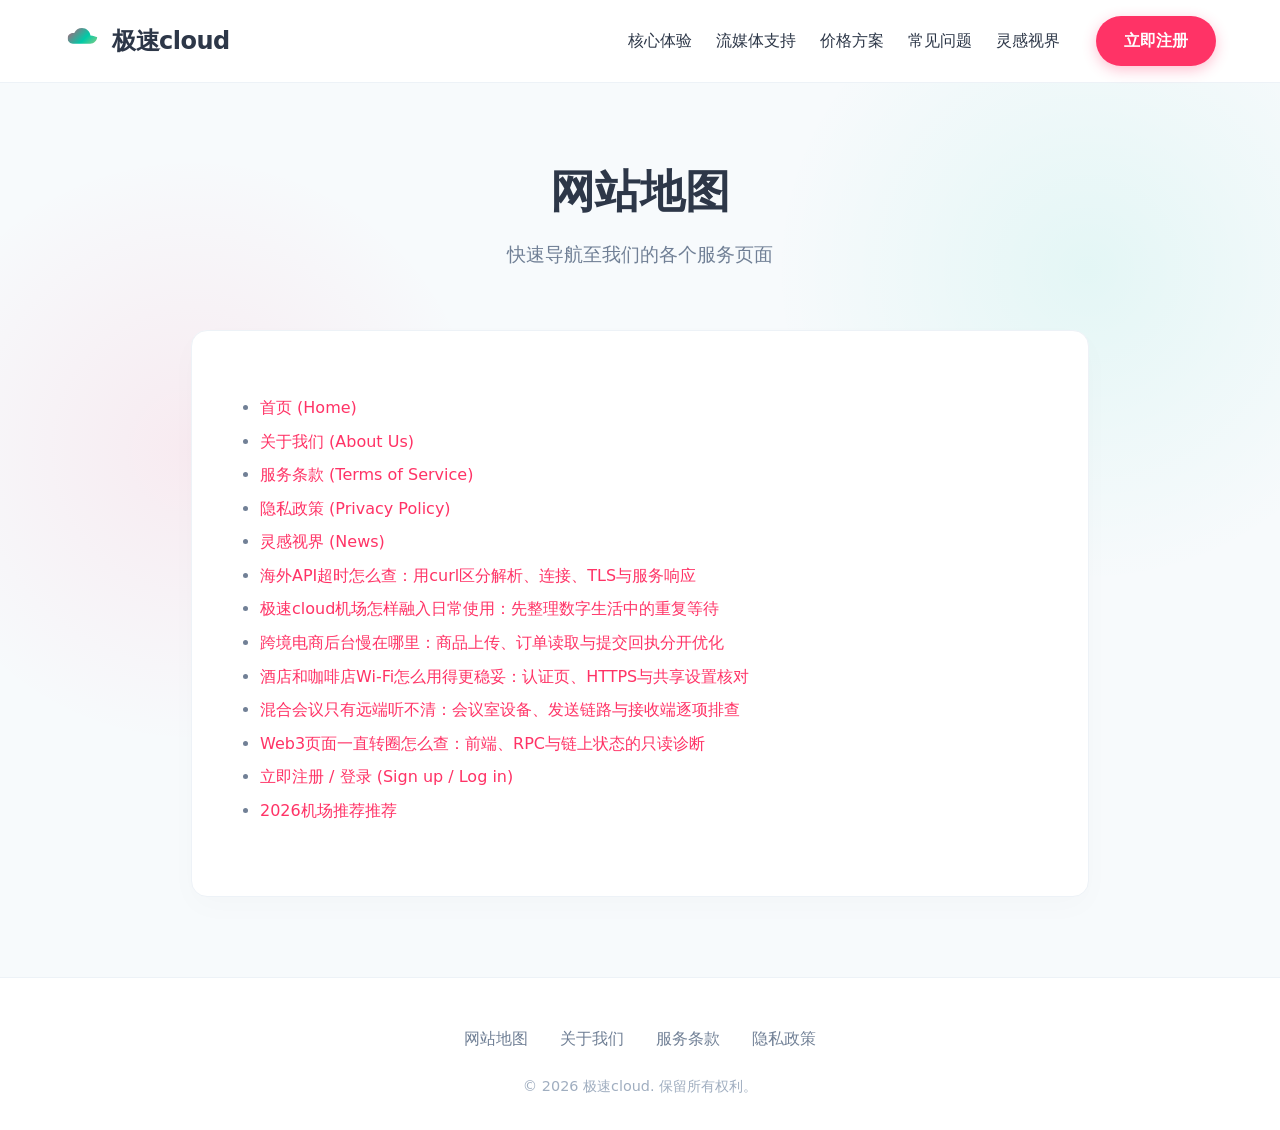
<file: sitemap.html>
<!DOCTYPE html>

<html lang="zh-CN">
<head>
<meta charset="utf-8"/>
<meta content="width=device-width, initial-scale=1.0" name="viewport"/>
<title>网站地图 - 极速cloud</title>
<link href="style.css" rel="stylesheet"/>
</head>
<body>
<header>
<a class="logo" href="index.html">
<svg height="36" viewbox="0 0 100 100" width="36">
<defs>
<lineargradient id="cloudGrad" x1="0%" x2="100%" y1="0%" y2="100%">
<stop offset="0%" stop-color="#FF3366"></stop>
<stop offset="50%" stop-color="#00C9A7"></stop>
<stop offset="100%" stop-color="#FFD166"></stop>
</lineargradient>
<clippath id="cloudClip">
<path d="M73.5,35c-1.5-12-11.5-21-23.5-21c-9.5,0-18,5.5-21.5,14c-1-0.5-2-0.5-3.5-0.5c-8.5,0-15,6.5-15,15c0,8.5,6.5,15,15,15h47.5c11,0,20-9,20-20C92.5,42.5,84,35,73.5,35z"></path>
</clippath>
</defs>
<rect clip-path="url(#cloudClip)" fill="url(#cloudGrad)" height="100" width="100"></rect>
</svg>
<span>极速cloud</span>
</a>
<nav>
<a class="nav-link" href="index.html#features">核心体验</a>
<a class="nav-link" href="index.html#streaming">流媒体支持</a>
<a class="nav-link" href="index.html#pricing">价格方案</a>
<a class="nav-link" href="index.html#faq">常见问题</a>
<a class="nav-link" href="news.html">灵感视界</a>
</nav>
<a class="btn-primary header-cta" href="https://ww012.twilightaff.com/#/?code=A56DH1Af" rel="nofollow" target="_blank">立即注册</a>
</header>
<main>
<div class="page-header">
<h1>网站地图</h1>
<p>快速导航至我们的各个服务页面</p>
</div>
<div class="page-content">
<ul>
<li><a href="index.html">首页 (Home)</a></li>
<li><a href="about.html">关于我们 (About Us)</a></li>
<li><a href="terms.html">服务条款 (Terms of Service)</a></li>
<li><a href="privacy.html">隐私政策 (Privacy Policy)</a></li>
<li><a href="news.html">灵感视界 (News)</a></li>
<li><a href="developer-api-connectivity.html">海外API超时怎么查：用curl区分解析、连接、TLS与服务响应</a></li>
<li><a href="digital-life-transformation.html">极速cloud机场怎样融入日常使用：先整理数字生活中的重复等待</a></li>
<li><a href="ecommerce-speed-profit.html">跨境电商后台慢在哪里：商品上传、订单读取与提交回执分开优化</a></li>
<li><a href="public-wifi-stealth.html">酒店和咖啡店Wi-Fi怎么用得更稳妥：认证页、HTTPS与共享设置核对</a></li>
<li><a href="video-conference-routing.html">混合会议只有远端听不清：会议室设备、发送链路与接收端逐项排查</a></li>
<li><a href="web3-connection-challenges.html">Web3页面一直转圈怎么查：前端、RPC与链上状态的只读诊断</a></li>
<li><a href="https://ww012.twilightaff.com/#/?code=A56DH1Af" rel="nofollow" target="_blank">立即注册 / 登录 (Sign up / Log in)</a></li>
<li><a href="https://dajichang.mom/" target="_blank">2026机场推荐推荐</a></li>
</ul>
</div>
</main>
<footer>
<div class="footer-links">
<a href="sitemap.html">网站地图</a>
<a href="about.html">关于我们</a>
<a href="terms.html">服务条款</a>
<a href="privacy.html">隐私政策</a>
</div>
<div class="footer-copy">
            © 2026 极速cloud. 保留所有权利。
        </div>
</footer>
</body>
</html>
</file>
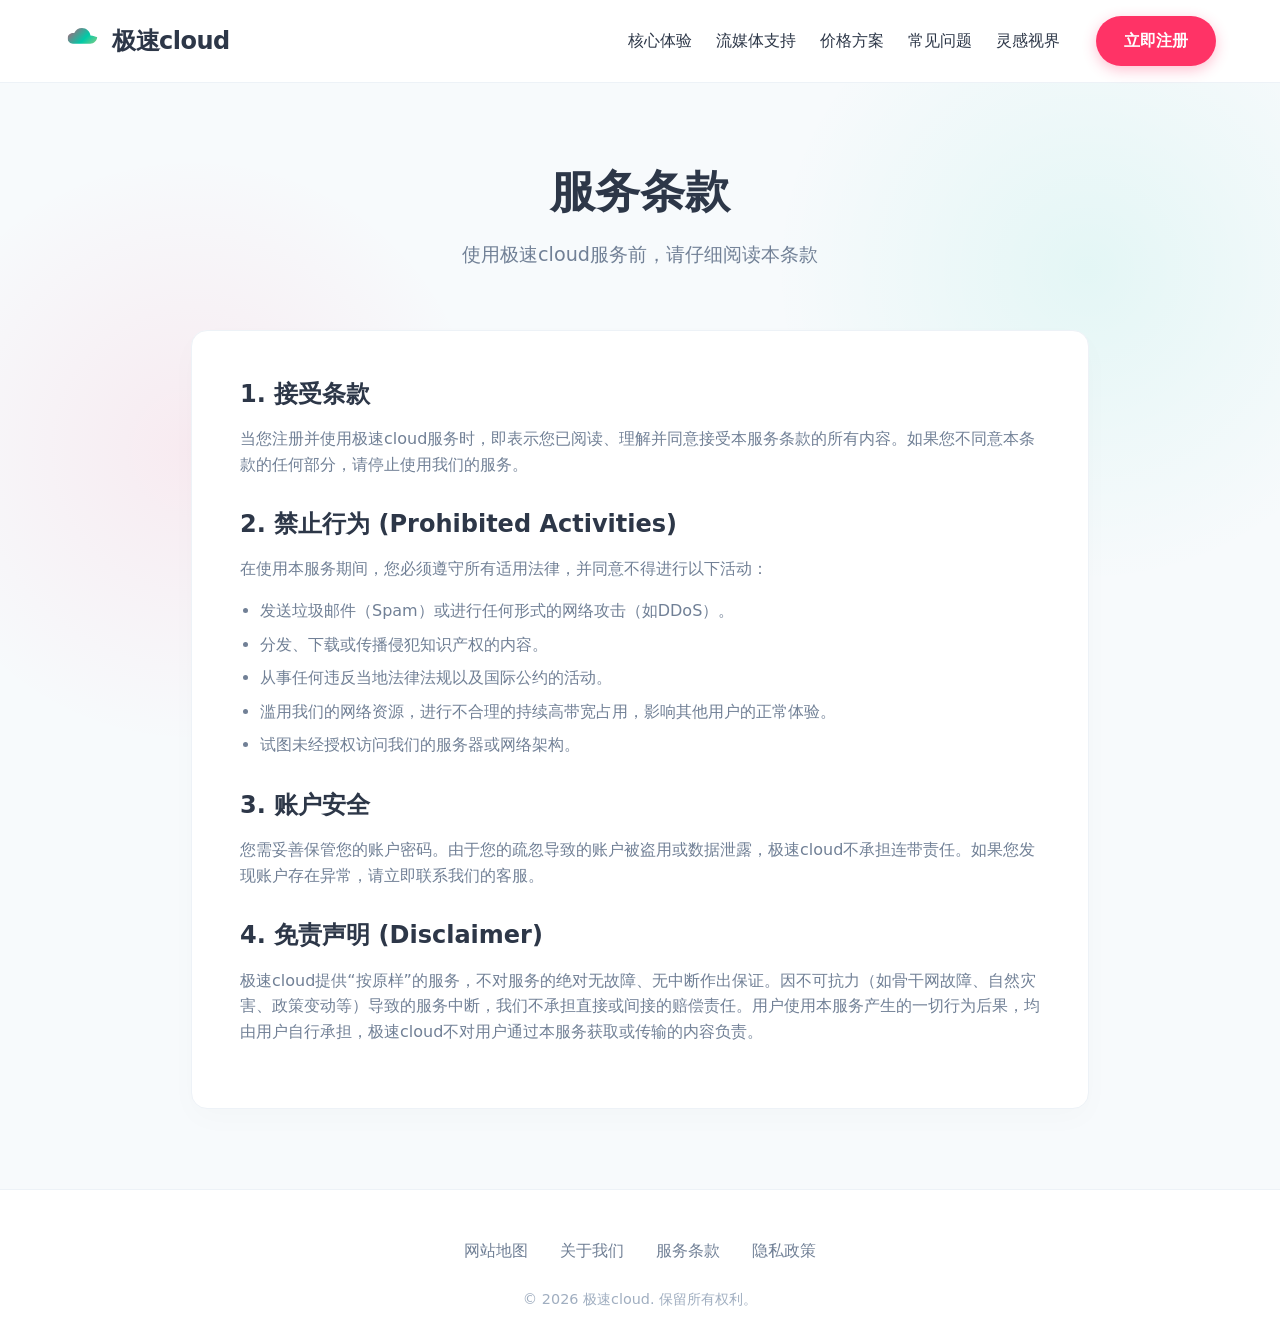
<file: terms.html>
<!DOCTYPE html>
<html lang="zh-CN">
<head>
    <meta charset="UTF-8">
    <meta name="viewport" content="width=device-width, initial-scale=1.0">
    <title>服务条款 - 极速cloud</title>
    <link rel="stylesheet" href="style.css">
</head>
<body>
        <header>
        <a href="index.html" class="logo">
           <svg width="36" height="36" viewBox="0 0 100 100">
             <defs>
               <linearGradient id="cloudGrad" x1="0%" y1="0%" x2="100%" y2="100%">
                 <stop offset="0%" stop-color="#FF3366" />
                 <stop offset="50%" stop-color="#00C9A7" />
                 <stop offset="100%" stop-color="#FFD166" />
               </linearGradient>
               <clipPath id="cloudClip">
                 <path d="M73.5,35c-1.5-12-11.5-21-23.5-21c-9.5,0-18,5.5-21.5,14c-1-0.5-2-0.5-3.5-0.5c-8.5,0-15,6.5-15,15c0,8.5,6.5,15,15,15h47.5c11,0,20-9,20-20C92.5,42.5,84,35,73.5,35z"/>
               </clipPath>
             </defs>
             <rect width="100" height="100" fill="url(#cloudGrad)" clip-path="url(#cloudClip)" />
           </svg>
           <span>极速cloud</span>
        </a>
        <nav>
            <a href="index.html#features" class="nav-link">核心体验</a>
            <a href="index.html#streaming" class="nav-link">流媒体支持</a>
            <a href="index.html#pricing" class="nav-link">价格方案</a>
            <a href="index.html#faq" class="nav-link">常见问题</a>
            <a href="news.html" class="nav-link">灵感视界</a>
        </nav>
        <a href="https://ww012.twilightaff.com/#/?code=A56DH1Af" rel="nofollow" target="_blank" class="btn-primary header-cta">立即注册</a>
    </header>

    <main>
        <div class="page-header">
            <h1>服务条款</h1>
            <p>使用极速cloud服务前，请仔细阅读本条款</p>
        </div>
        <div class="page-content">
            <h2>1. 接受条款</h2>
            <p>当您注册并使用极速cloud服务时，即表示您已阅读、理解并同意接受本服务条款的所有内容。如果您不同意本条款的任何部分，请停止使用我们的服务。</p>
            
            <h2>2. 禁止行为 (Prohibited Activities)</h2>
            <p>在使用本服务期间，您必须遵守所有适用法律，并同意不得进行以下活动：</p>
            <ul>
                <li>发送垃圾邮件（Spam）或进行任何形式的网络攻击（如DDoS）。</li>
                <li>分发、下载或传播侵犯知识产权的内容。</li>
                <li>从事任何违反当地法律法规以及国际公约的活动。</li>
                <li>滥用我们的网络资源，进行不合理的持续高带宽占用，影响其他用户的正常体验。</li>
                <li>试图未经授权访问我们的服务器或网络架构。</li>
            </ul>
            
            <h2>3. 账户安全</h2>
            <p>您需妥善保管您的账户密码。由于您的疏忽导致的账户被盗用或数据泄露，极速cloud不承担连带责任。如果您发现账户存在异常，请立即联系我们的客服。</p>
            
            <h2>4. 免责声明 (Disclaimer)</h2>
            <p>极速cloud提供“按原样”的服务，不对服务的绝对无故障、无中断作出保证。因不可抗力（如骨干网故障、自然灾害、政策变动等）导致的服务中断，我们不承担直接或间接的赔偿责任。用户使用本服务产生的一切行为后果，均由用户自行承担，极速cloud不对用户通过本服务获取或传输的内容负责。</p>
        </div>
    </main>

    <footer>
        <div class="footer-links">
            <a href="sitemap.html">网站地图</a>
            <a href="about.html">关于我们</a>
            <a href="terms.html">服务条款</a>
            <a href="privacy.html">隐私政策</a>
        </div>
        <div class="footer-copy">
            &copy; 2026 极速cloud. 保留所有权利。
        </div>
    </footer>
</body>
</html>
</file>
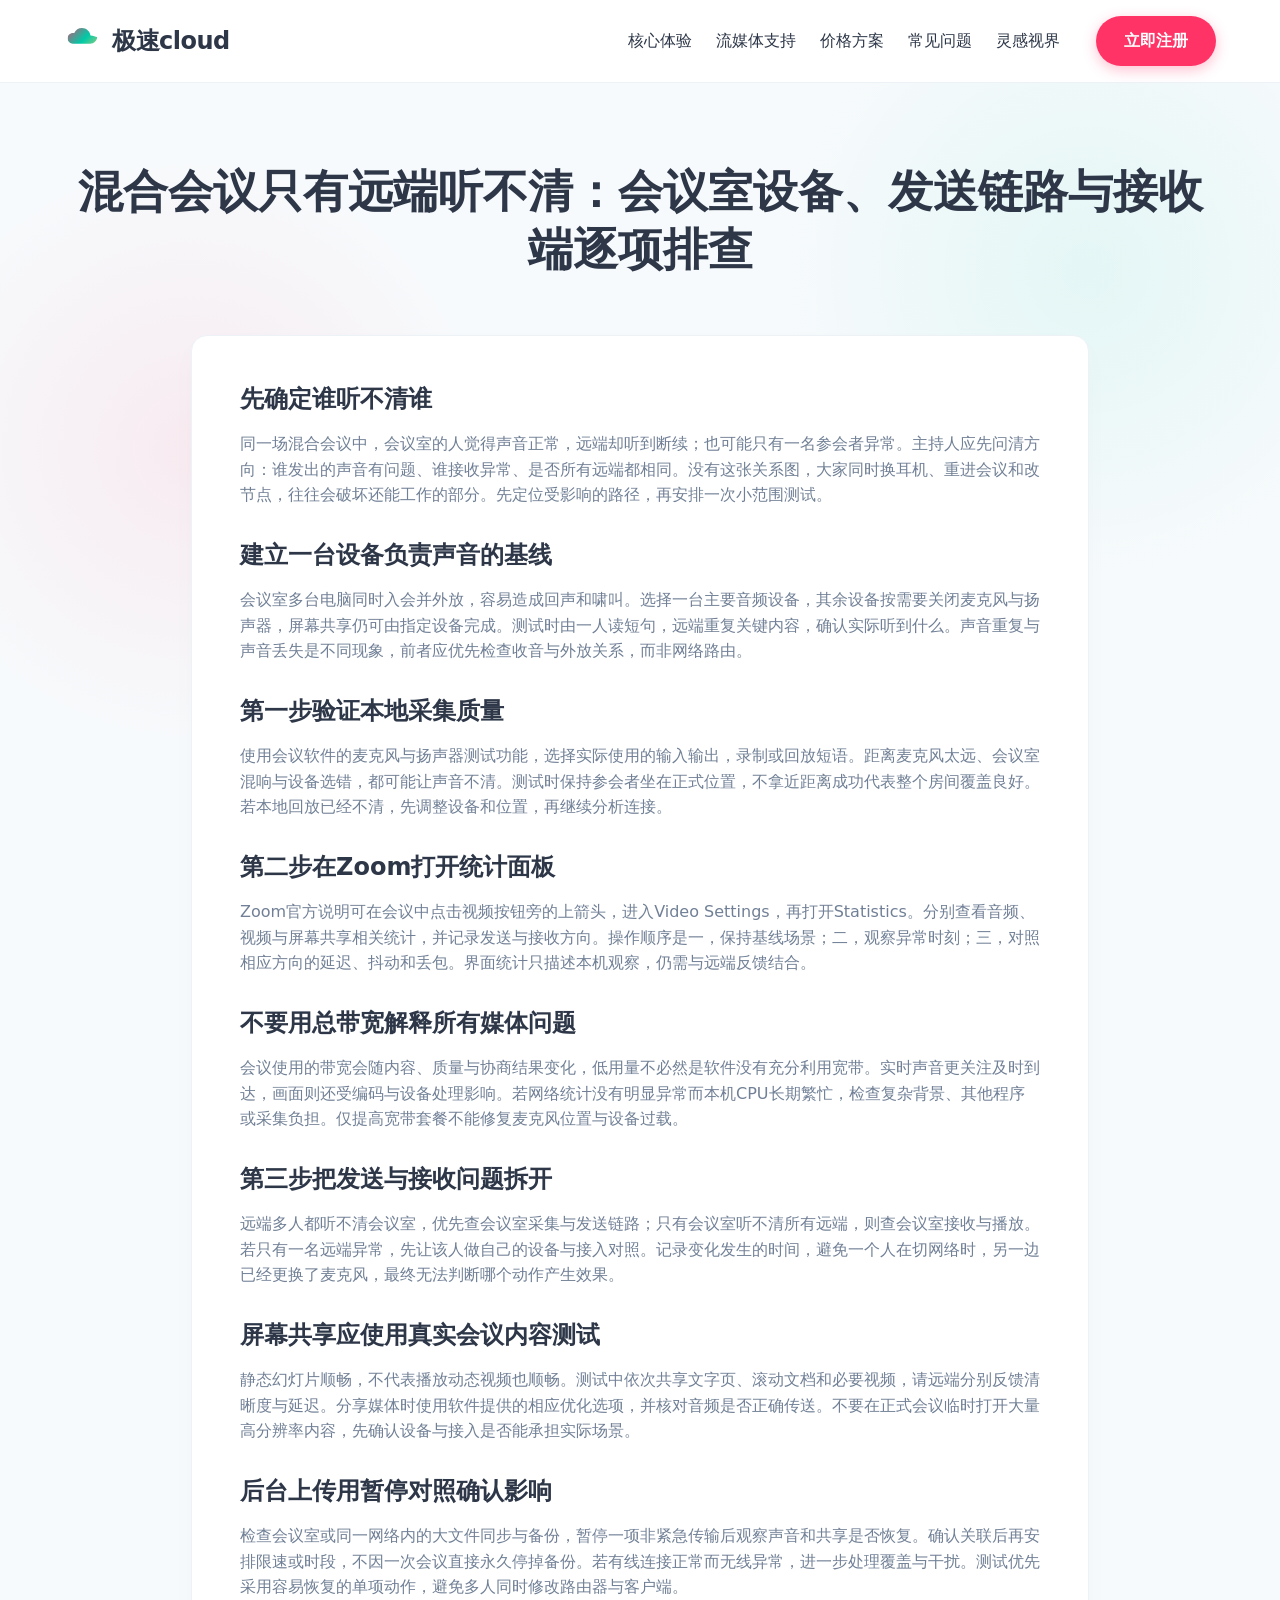
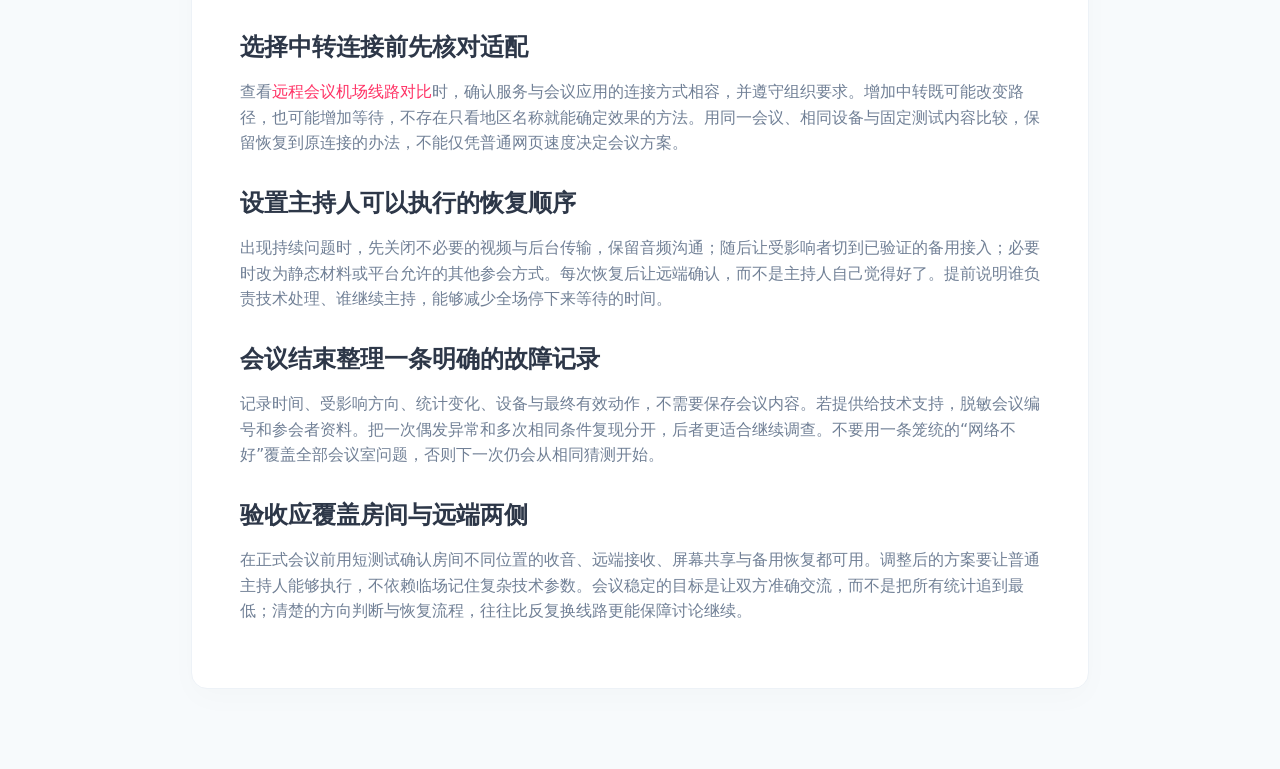
<file: video-conference-routing.html>
<!DOCTYPE html>

<html lang="zh-CN">
<head>
<meta charset="utf-8"/>
<meta content="width=device-width, initial-scale=1.0" name="viewport"/>
<title>混合会议只有远端听不清：会议室设备、发送链路与接收端逐项排查</title>
<meta content="面向办公室与远端人员共同参会的场景，使用单设备基线和Zoom统计区分回声、上行问题与屏幕共享卡顿，建立恢复顺序。" name="description"/>
<link href="style.css" rel="stylesheet"/>
</head>
<body>
<header>
<a class="logo" href="index.html">
<svg height="36" viewbox="0 0 100 100" width="36">
<defs>
<lineargradient id="cloudGrad" x1="0%" x2="100%" y1="0%" y2="100%">
<stop offset="0%" stop-color="#FF3366"></stop>
<stop offset="50%" stop-color="#00C9A7"></stop>
<stop offset="100%" stop-color="#FFD166"></stop>
</lineargradient>
<clippath id="cloudClip">
<path d="M73.5,35c-1.5-12-11.5-21-23.5-21c-9.5,0-18,5.5-21.5,14c-1-0.5-2-0.5-3.5-0.5c-8.5,0-15,6.5-15,15c0,8.5,6.5,15,15,15h47.5c11,0,20-9,20-20C92.5,42.5,84,35,73.5,35z"></path>
</clippath>
</defs>
<rect clip-path="url(#cloudClip)" fill="url(#cloudGrad)" height="100" width="100"></rect>
</svg>
<span>极速cloud</span>
</a>
<nav>
<a class="nav-link" href="index.html#features">核心体验</a>
<a class="nav-link" href="index.html#streaming">流媒体支持</a>
<a class="nav-link" href="index.html#pricing">价格方案</a>
<a class="nav-link" href="index.html#faq">常见问题</a>
<a class="nav-link" href="news.html">灵感视界</a>
</nav>
<a class="btn-primary header-cta" href="https://ww012.twilightaff.com/#/?code=A56DH1Af" rel="nofollow" target="_blank">立即注册</a>
</header>
<main>
<div class="page-header"><h1>混合会议只有远端听不清：会议室设备、发送链路与接收端逐项排查</h1></div>
<div class="page-content"><div data-swc-article-body="2026-11-16"><h2>先确定谁听不清谁</h2><p>同一场混合会议中，会议室的人觉得声音正常，远端却听到断续；也可能只有一名参会者异常。主持人应先问清方向：谁发出的声音有问题、谁接收异常、是否所有远端都相同。没有这张关系图，大家同时换耳机、重进会议和改节点，往往会破坏还能工作的部分。先定位受影响的路径，再安排一次小范围测试。</p><h2>建立一台设备负责声音的基线</h2><p>会议室多台电脑同时入会并外放，容易造成回声和啸叫。选择一台主要音频设备，其余设备按需要关闭麦克风与扬声器，屏幕共享仍可由指定设备完成。测试时由一人读短句，远端重复关键内容，确认实际听到什么。声音重复与声音丢失是不同现象，前者应优先检查收音与外放关系，而非网络路由。</p><h2>第一步验证本地采集质量</h2><p>使用会议软件的麦克风与扬声器测试功能，选择实际使用的输入输出，录制或回放短语。距离麦克风太远、会议室混响与设备选错，都可能让声音不清。测试时保持参会者坐在正式位置，不拿近距离成功代表整个房间覆盖良好。若本地回放已经不清，先调整设备和位置，再继续分析连接。</p><h2>第二步在Zoom打开统计面板</h2><p>Zoom官方说明可在会议中点击视频按钮旁的上箭头，进入Video Settings，再打开Statistics。分别查看音频、视频与屏幕共享相关统计，并记录发送与接收方向。操作顺序是一，保持基线场景；二，观察异常时刻；三，对照相应方向的延迟、抖动和丢包。界面统计只描述本机观察，仍需与远端反馈结合。</p><h2>不要用总带宽解释所有媒体问题</h2><p>会议使用的带宽会随内容、质量与协商结果变化，低用量不必然是软件没有充分利用宽带。实时声音更关注及时到达，画面则还受编码与设备处理影响。若网络统计没有明显异常而本机CPU长期繁忙，检查复杂背景、其他程序或采集负担。仅提高宽带套餐不能修复麦克风位置与设备过载。</p><h2>第三步把发送与接收问题拆开</h2><p>远端多人都听不清会议室，优先查会议室采集与发送链路；只有会议室听不清所有远端，则查会议室接收与播放。若只有一名远端异常，先让该人做自己的设备与接入对照。记录变化发生的时间，避免一个人在切网络时，另一边已经更换了麦克风，最终无法判断哪个动作产生效果。</p><h2>屏幕共享应使用真实会议内容测试</h2><p>静态幻灯片顺畅，不代表播放动态视频也顺畅。测试中依次共享文字页、滚动文档和必要视频，请远端分别反馈清晰度与延迟。分享媒体时使用软件提供的相应优化选项，并核对音频是否正确传送。不要在正式会议临时打开大量高分辨率内容，先确认设备与接入是否能承担实际场景。</p><h2>后台上传用暂停对照确认影响</h2><p>检查会议室或同一网络内的大文件同步与备份，暂停一项非紧急传输后观察声音和共享是否恢复。确认关联后再安排限速或时段，不因一次会议直接永久停掉备份。若有线连接正常而无线异常，进一步处理覆盖与干扰。测试优先采用容易恢复的单项动作，避免多人同时修改路由器与客户端。</p><h2>选择中转连接前先核对适配</h2><p>查看<a href="https://dajichang.mom/">远程会议机场线路对比</a>时，确认服务与会议应用的连接方式相容，并遵守组织要求。增加中转既可能改变路径，也可能增加等待，不存在只看地区名称就能确定效果的方法。用同一会议、相同设备与固定测试内容比较，保留恢复到原连接的办法，不能仅凭普通网页速度决定会议方案。</p><h2>设置主持人可以执行的恢复顺序</h2><p>出现持续问题时，先关闭不必要的视频与后台传输，保留音频沟通；随后让受影响者切到已验证的备用接入；必要时改为静态材料或平台允许的其他参会方式。每次恢复后让远端确认，而不是主持人自己觉得好了。提前说明谁负责技术处理、谁继续主持，能够减少全场停下来等待的时间。</p><h2>会议结束整理一条明确的故障记录</h2><p>记录时间、受影响方向、统计变化、设备与最终有效动作，不需要保存会议内容。若提供给技术支持，脱敏会议编号和参会者资料。把一次偶发异常和多次相同条件复现分开，后者更适合继续调查。不要用一条笼统的“网络不好”覆盖全部会议室问题，否则下一次仍会从相同猜测开始。</p><h2>验收应覆盖房间与远端两侧</h2><p>在正式会议前用短测试确认房间不同位置的收音、远端接收、屏幕共享与备用恢复都可用。调整后的方案要让普通主持人能够执行，不依赖临场记住复杂技术参数。会议稳定的目标是让双方准确交流，而不是把所有统计追到最低；清楚的方向判断与恢复流程，往往比反复换线路更能保障讨论继续。</p></div></div>
</main>
</body>
</html>
</file>
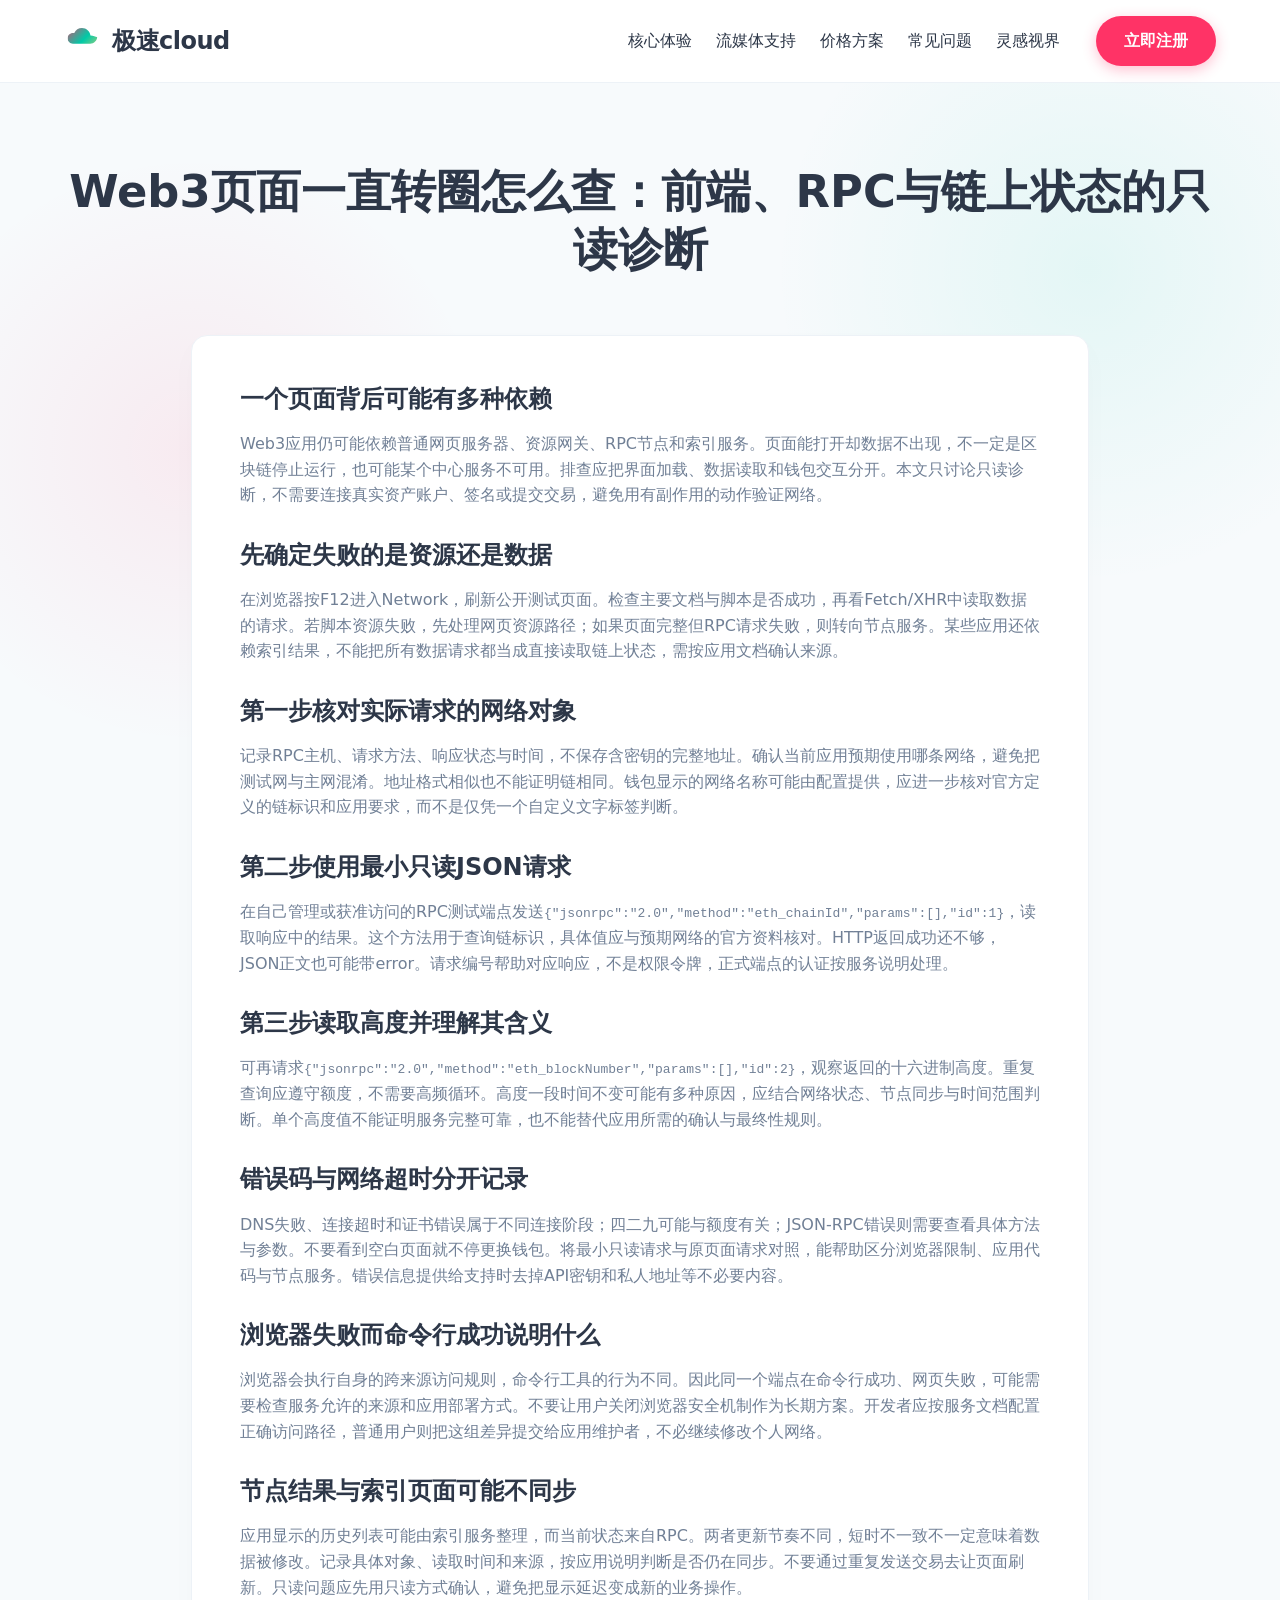
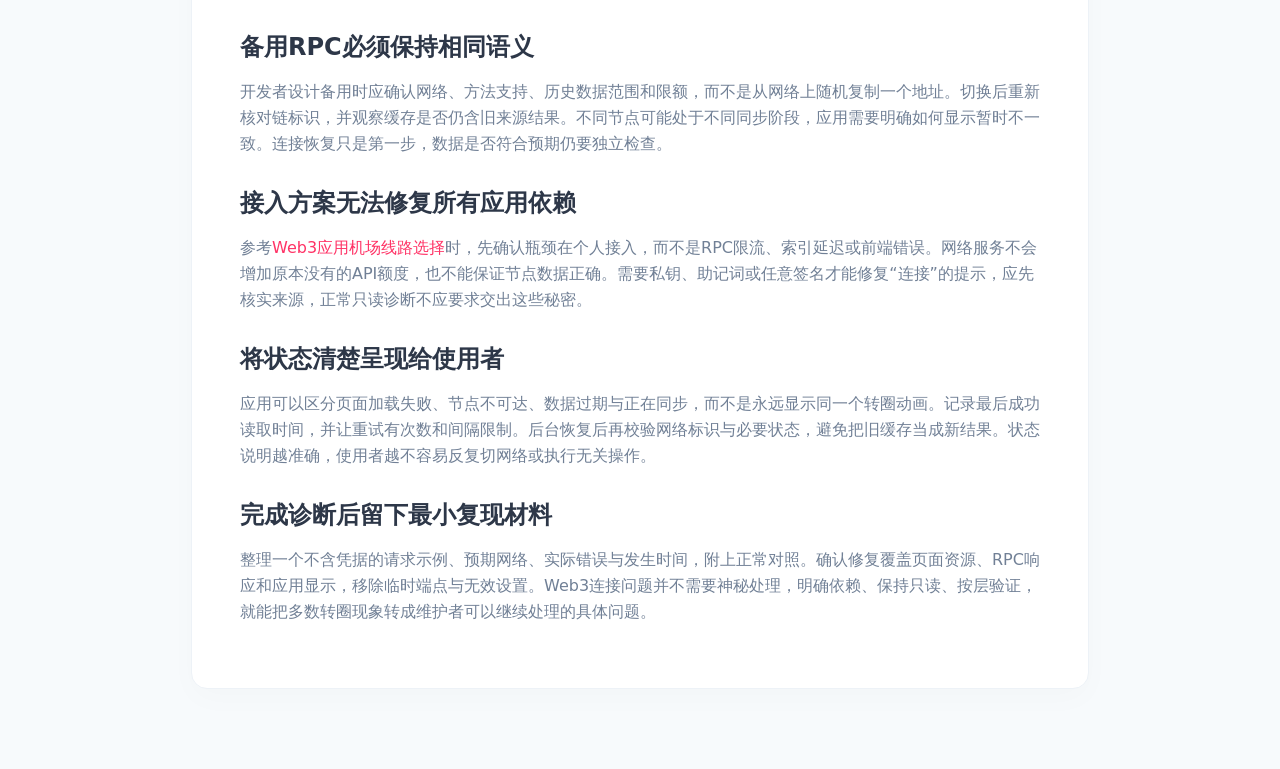
<file: web3-connection-challenges.html>
<!DOCTYPE html>

<html lang="zh-CN">
<head>
<meta charset="utf-8"/>
<meta content="width=device-width, initial-scale=1.0" name="viewport"/>
<title>Web3页面一直转圈怎么查：前端、RPC与链上状态的只读诊断</title>
<meta content="通过浏览器请求和只读JSON-RPC检查区分页面资源、节点服务与链上状态，解释错误返回、缓存和网络标识，不要求签名或交易。" name="description"/>
<link href="style.css" rel="stylesheet"/>
</head>
<body>
<header>
<a class="logo" href="index.html">
<svg height="36" viewbox="0 0 100 100" width="36">
<defs>
<lineargradient id="cloudGrad" x1="0%" x2="100%" y1="0%" y2="100%">
<stop offset="0%" stop-color="#FF3366"></stop>
<stop offset="50%" stop-color="#00C9A7"></stop>
<stop offset="100%" stop-color="#FFD166"></stop>
</lineargradient>
<clippath id="cloudClip">
<path d="M73.5,35c-1.5-12-11.5-21-23.5-21c-9.5,0-18,5.5-21.5,14c-1-0.5-2-0.5-3.5-0.5c-8.5,0-15,6.5-15,15c0,8.5,6.5,15,15,15h47.5c11,0,20-9,20-20C92.5,42.5,84,35,73.5,35z"></path>
</clippath>
</defs>
<rect clip-path="url(#cloudClip)" fill="url(#cloudGrad)" height="100" width="100"></rect>
</svg>
<span>极速cloud</span>
</a>
<nav>
<a class="nav-link" href="index.html#features">核心体验</a>
<a class="nav-link" href="index.html#streaming">流媒体支持</a>
<a class="nav-link" href="index.html#pricing">价格方案</a>
<a class="nav-link" href="index.html#faq">常见问题</a>
<a class="nav-link" href="news.html">灵感视界</a>
</nav>
<a class="btn-primary header-cta" href="https://ww012.twilightaff.com/#/?code=A56DH1Af" rel="nofollow" target="_blank">立即注册</a>
</header>
<main>
<div class="page-header"><h1>Web3页面一直转圈怎么查：前端、RPC与链上状态的只读诊断</h1></div>
<div class="page-content"><div data-swc-article-body="2026-11-16"><h2>一个页面背后可能有多种依赖</h2><p>Web3应用仍可能依赖普通网页服务器、资源网关、RPC节点和索引服务。页面能打开却数据不出现，不一定是区块链停止运行，也可能某个中心服务不可用。排查应把界面加载、数据读取和钱包交互分开。本文只讨论只读诊断，不需要连接真实资产账户、签名或提交交易，避免用有副作用的动作验证网络。</p><h2>先确定失败的是资源还是数据</h2><p>在浏览器按F12进入Network，刷新公开测试页面。检查主要文档与脚本是否成功，再看Fetch/XHR中读取数据的请求。若脚本资源失败，先处理网页资源路径；如果页面完整但RPC请求失败，则转向节点服务。某些应用还依赖索引结果，不能把所有数据请求都当成直接读取链上状态，需按应用文档确认来源。</p><h2>第一步核对实际请求的网络对象</h2><p>记录RPC主机、请求方法、响应状态与时间，不保存含密钥的完整地址。确认当前应用预期使用哪条网络，避免把测试网与主网混淆。地址格式相似也不能证明链相同。钱包显示的网络名称可能由配置提供，应进一步核对官方定义的链标识和应用要求，而不是仅凭一个自定义文字标签判断。</p><h2>第二步使用最小只读JSON请求</h2><p>在自己管理或获准访问的RPC测试端点发送<code>{"jsonrpc":"2.0","method":"eth_chainId","params":[],"id":1}</code>，读取响应中的结果。这个方法用于查询链标识，具体值应与预期网络的官方资料核对。HTTP返回成功还不够，JSON正文也可能带error。请求编号帮助对应响应，不是权限令牌，正式端点的认证按服务说明处理。</p><h2>第三步读取高度并理解其含义</h2><p>可再请求<code>{"jsonrpc":"2.0","method":"eth_blockNumber","params":[],"id":2}</code>，观察返回的十六进制高度。重复查询应遵守额度，不需要高频循环。高度一段时间不变可能有多种原因，应结合网络状态、节点同步与时间范围判断。单个高度值不能证明服务完整可靠，也不能替代应用所需的确认与最终性规则。</p><h2>错误码与网络超时分开记录</h2><p>DNS失败、连接超时和证书错误属于不同连接阶段；四二九可能与额度有关；JSON-RPC错误则需要查看具体方法与参数。不要看到空白页面就不停更换钱包。将最小只读请求与原页面请求对照，能帮助区分浏览器限制、应用代码与节点服务。错误信息提供给支持时去掉API密钥和私人地址等不必要内容。</p><h2>浏览器失败而命令行成功说明什么</h2><p>浏览器会执行自身的跨来源访问规则，命令行工具的行为不同。因此同一个端点在命令行成功、网页失败，可能需要检查服务允许的来源和应用部署方式。不要让用户关闭浏览器安全机制作为长期方案。开发者应按服务文档配置正确访问路径，普通用户则把这组差异提交给应用维护者，不必继续修改个人网络。</p><h2>节点结果与索引页面可能不同步</h2><p>应用显示的历史列表可能由索引服务整理，而当前状态来自RPC。两者更新节奏不同，短时不一致不一定意味着数据被修改。记录具体对象、读取时间和来源，按应用说明判断是否仍在同步。不要通过重复发送交易去让页面刷新。只读问题应先用只读方式确认，避免把显示延迟变成新的业务操作。</p><h2>备用RPC必须保持相同语义</h2><p>开发者设计备用时应确认网络、方法支持、历史数据范围和限额，而不是从网络上随机复制一个地址。切换后重新核对链标识，并观察缓存是否仍含旧来源结果。不同节点可能处于不同同步阶段，应用需要明确如何显示暂时不一致。连接恢复只是第一步，数据是否符合预期仍要独立检查。</p><h2>接入方案无法修复所有应用依赖</h2><p>参考<a href="https://dajichang.mom/">Web3应用机场线路选择</a>时，先确认瓶颈在个人接入，而不是RPC限流、索引延迟或前端错误。网络服务不会增加原本没有的API额度，也不能保证节点数据正确。需要私钥、助记词或任意签名才能修复“连接”的提示，应先核实来源，正常只读诊断不应要求交出这些秘密。</p><h2>将状态清楚呈现给使用者</h2><p>应用可以区分页面加载失败、节点不可达、数据过期与正在同步，而不是永远显示同一个转圈动画。记录最后成功读取时间，并让重试有次数和间隔限制。后台恢复后再校验网络标识与必要状态，避免把旧缓存当成新结果。状态说明越准确，使用者越不容易反复切网络或执行无关操作。</p><h2>完成诊断后留下最小复现材料</h2><p>整理一个不含凭据的请求示例、预期网络、实际错误与发生时间，附上正常对照。确认修复覆盖页面资源、RPC响应和应用显示，移除临时端点与无效设置。Web3连接问题并不需要神秘处理，明确依赖、保持只读、按层验证，就能把多数转圈现象转成维护者可以继续处理的具体问题。</p></div></div>
</main>
</body>
</html>
</file>
<file: style.css>
:root {
  --primary: #FF3366;
  --primary-hover: #E62E5C;
  --secondary: #00C9A7;
  --secondary-hover: #00B395;
  --bg-gradient: radial-gradient(circle at 15% 50%, rgba(255, 51, 102, 0.08), transparent 25%),
                 radial-gradient(circle at 85% 30%, rgba(0, 201, 167, 0.08), transparent 25%);
  --surface: #FFFFFF;
  --text-main: #2D3748;
  --text-muted: #718096;
  --border: #EDF2F7;
  --radius: 16px;
  --radius-sm: 8px;
}

body {
  margin: 0;
  font-family: system-ui, -apple-system, BlinkMacSystemFont, "Segoe UI", Roboto, sans-serif;
  color: var(--text-main);
  background-color: #F7FAFC;
  background-image: var(--bg-gradient);
  background-attachment: fixed;
  line-height: 1.6;
  -webkit-font-smoothing: antialiased;
}

h1, h2, h3, h4 {
  margin-top: 0;
  line-height: 1.3;
}

a {
  text-decoration: none;
  color: var(--primary);
}

.btn-primary, .btn-secondary, .btn-outline {
  display: inline-flex;
  align-items: center;
  justify-content: center;
  padding: 12px 28px;
  border-radius: 9999px;
  font-weight: 600;
  transition: all 0.2s ease;
  cursor: pointer;
  border: none;
  font-size: 1rem;
}

.btn-primary {
  background-color: var(--primary);
  color: #FFF;
  box-shadow: 0 4px 14px rgba(255, 51, 102, 0.3);
}
.btn-primary:hover {
  background-color: var(--primary-hover);
  transform: translateY(-2px);
  color: #FFF;
}

.btn-secondary {
  background-color: var(--secondary);
  color: #FFF;
  box-shadow: 0 4px 14px rgba(0, 201, 167, 0.3);
}
.btn-secondary:hover {
  background-color: var(--secondary-hover);
  transform: translateY(-2px);
  color: #FFF;
}

.btn-outline {
  background-color: transparent;
  color: var(--primary);
  border: 2px solid var(--primary);
}
.btn-outline:hover {
  background-color: var(--primary);
  color: #FFF;
}

header {
  display: flex;
  align-items: center;
  padding: 16px 5%;
  background: var(--surface);
  position: sticky;
  top: 0;
  z-index: 9999;
  border-bottom: 1px solid var(--border);
  gap: 24px;
}

header .logo {
  margin-right: auto;
}

nav {
  display: flex;
  align-items: center;
  gap: 24px;
  margin-right: 12px;
}

nav .nav-link {
  color: var(--text-main);
  font-weight: 500;
  transition: color 0.2s ease;
}

nav .nav-link:hover {
  color: var(--primary);
}

.logo {
  display: flex;
  align-items: center;
  gap: 12px;
  font-size: 1.5rem;
  font-weight: 800;
  color: var(--text-main);
  letter-spacing: -0.5px;
}

main {
  padding: 0 5%;
  max-width: 1200px;
  margin: 0 auto;
}

section {
  padding: 80px 0;
}

section h2 {
  text-align: center;
  font-size: 2.2rem;
  margin-bottom: 48px;
}

.hero {
  text-align: center;
  padding: 120px 0 80px;
}
.hero h1 {
  font-size: 3.8rem;
  margin-bottom: 24px;
  background: linear-gradient(135deg, var(--primary), var(--secondary));
  -webkit-background-clip: text;
  -webkit-text-fill-color: transparent;
  letter-spacing: -1px;
}
.hero p {
  font-size: 1.25rem;
  color: var(--text-muted);
  max-width: 600px;
  margin: 0 auto 40px;
}
.hero-actions {
  display: flex;
  gap: 16px;
  justify-content: center;
  flex-wrap: wrap;
}

.card-grid {
  display: grid;
  grid-template-columns: repeat(auto-fit, minmax(280px, 1fr));
  gap: 32px;
}

.card, .testimonial-card {
  background: var(--surface);
  padding: 32px;
  border-radius: var(--radius);
  box-shadow: 0 10px 30px rgba(0,0,0,0.02);
  transition: transform 0.3s ease;
  border: 1px solid var(--border);
}
.card:hover {
  transform: translateY(-5px);
  box-shadow: 0 15px 35px rgba(0,0,0,0.05);
}
.card .icon {
  width: 48px;
  height: 48px;
  color: var(--primary);
  margin-bottom: 24px;
}
.card h3 {
  font-size: 1.3rem;
  margin-bottom: 12px;
}
.card p {
  color: var(--text-muted);
  margin: 0;
}

.pricing-grid {
  display: grid;
  grid-template-columns: repeat(auto-fit, minmax(300px, 1fr));
  gap: 32px;
  align-items: center;
}
.pricing-card {
  background: var(--surface);
  padding: 40px 32px;
  border-radius: var(--radius);
  text-align: center;
  box-shadow: 0 10px 30px rgba(0,0,0,0.02);
  border: 1px solid var(--border);
}
.pricing-card.featured {
  border: 2px solid var(--secondary);
  transform: scale(1.05);
  box-shadow: 0 20px 40px rgba(0, 201, 167, 0.08);
}
.pricing-card h3 {
  font-size: 1.4rem;
  margin-bottom: 16px;
}
.price {
  font-size: 2.5rem;
  font-weight: 800;
  margin-bottom: 32px;
  color: var(--text-main);
}
.price span {
  font-size: 1rem;
  color: var(--text-muted);
  font-weight: normal;
}
.pricing-card ul {
  list-style: none;
  padding: 0;
  margin: 0 0 32px 0;
  text-align: left;
}
.pricing-card li {
  padding: 12px 0;
  border-bottom: 1px solid var(--border);
  display: flex;
  align-items: center;
  gap: 12px;
  color: var(--text-muted);
}
.list-icon {
  width: 20px;
  height: 20px;
  color: var(--secondary);
  flex-shrink: 0;
}

.faq-list {
  max-width: 800px;
  margin: 0 auto;
}
.faq-item {
  background: var(--surface);
  padding: 24px;
  border-radius: var(--radius);
  margin-bottom: 16px;
  border: 1px solid var(--border);
}
.faq-item h4 {
  margin-bottom: 12px;
  font-size: 1.15rem;
}
.faq-item p {
  color: var(--text-muted);
  margin: 0;
}

.testimonial-card p {
  font-style: italic;
  margin-bottom: 24px;
  color: var(--text-muted);
}
.testimonial-card .author {
  font-weight: 600;
  color: var(--text-main);
}

footer {
  background: var(--surface);
  padding: 48px 5% 32px;
  text-align: center;
  border-top: 1px solid var(--border);
}
.footer-links {
  display: flex;
  justify-content: center;
  gap: 32px;
  margin-bottom: 24px;
  flex-wrap: wrap;
}
.footer-links a {
  color: var(--text-muted);
  font-weight: 500;
  transition: color 0.2s ease;
}
.footer-links a:hover {
  color: var(--primary);
}
.footer-copy {
  color: #A0AEC0;
  font-size: 0.9rem;
}

.page-header {
  text-align: center;
  padding: 80px 0 40px;
}
.page-header h1 {
  font-size: 2.8rem;
  margin-bottom: 16px;
}
.page-header p {
  font-size: 1.2rem;
  color: var(--text-muted);
}
.page-content {
  background: var(--surface);
  padding: 48px;
  border-radius: var(--radius);
  border: 1px solid var(--border);
  box-shadow: 0 10px 30px rgba(0,0,0,0.02);
  margin-bottom: 80px;
  max-width: 800px;
  margin-left: auto;
  margin-right: auto;
}
.page-content h2 {
  text-align: left;
  font-size: 1.5rem;
  margin: 32px 0 16px;
}
.page-content h2:first-child {
  margin-top: 0;
}
.page-content p {
  margin-bottom: 16px;
  color: var(--text-muted);
}
.page-content ul {
  margin-bottom: 24px;
  color: var(--text-muted);
  padding-left: 20px;
}
.page-content li {
  margin-bottom: 8px;
}

@media (max-width: 768px) {
  .hero h1 { font-size: 2.5rem; }
  .pricing-card.featured { transform: scale(1); }
  .hero-actions { flex-direction: column; }
  .btn-primary, .btn-secondary { width: 100%; }
  section { padding: 60px 0; }
  .page-content { padding: 32px 24px; }
  
  /* Mobile Header overrides */
  header {
    flex-wrap: wrap;
    padding: 12px 5%;
    gap: 12px;
  }
  header .logo {
    order: 1;
    margin-right: auto;
  }
  .header-cta {
    order: 2;
    padding: 8px 16px;
    font-size: 0.9rem;
    width: auto !important; /* override btn width 100% */
  }
  nav {
    order: 3;
    width: 100%;
    margin-right: 0;
    overflow-x: auto;
    white-space: nowrap;
    -webkit-overflow-scrolling: touch;
    padding-bottom: 8px;
    gap: 20px;
    justify-content: flex-start;
    scrollbar-width: none;
  }
  nav::-webkit-scrollbar {
    display: none;
  }
  nav .nav-link { 
    display: inline-block; 
  }
}
</file>
